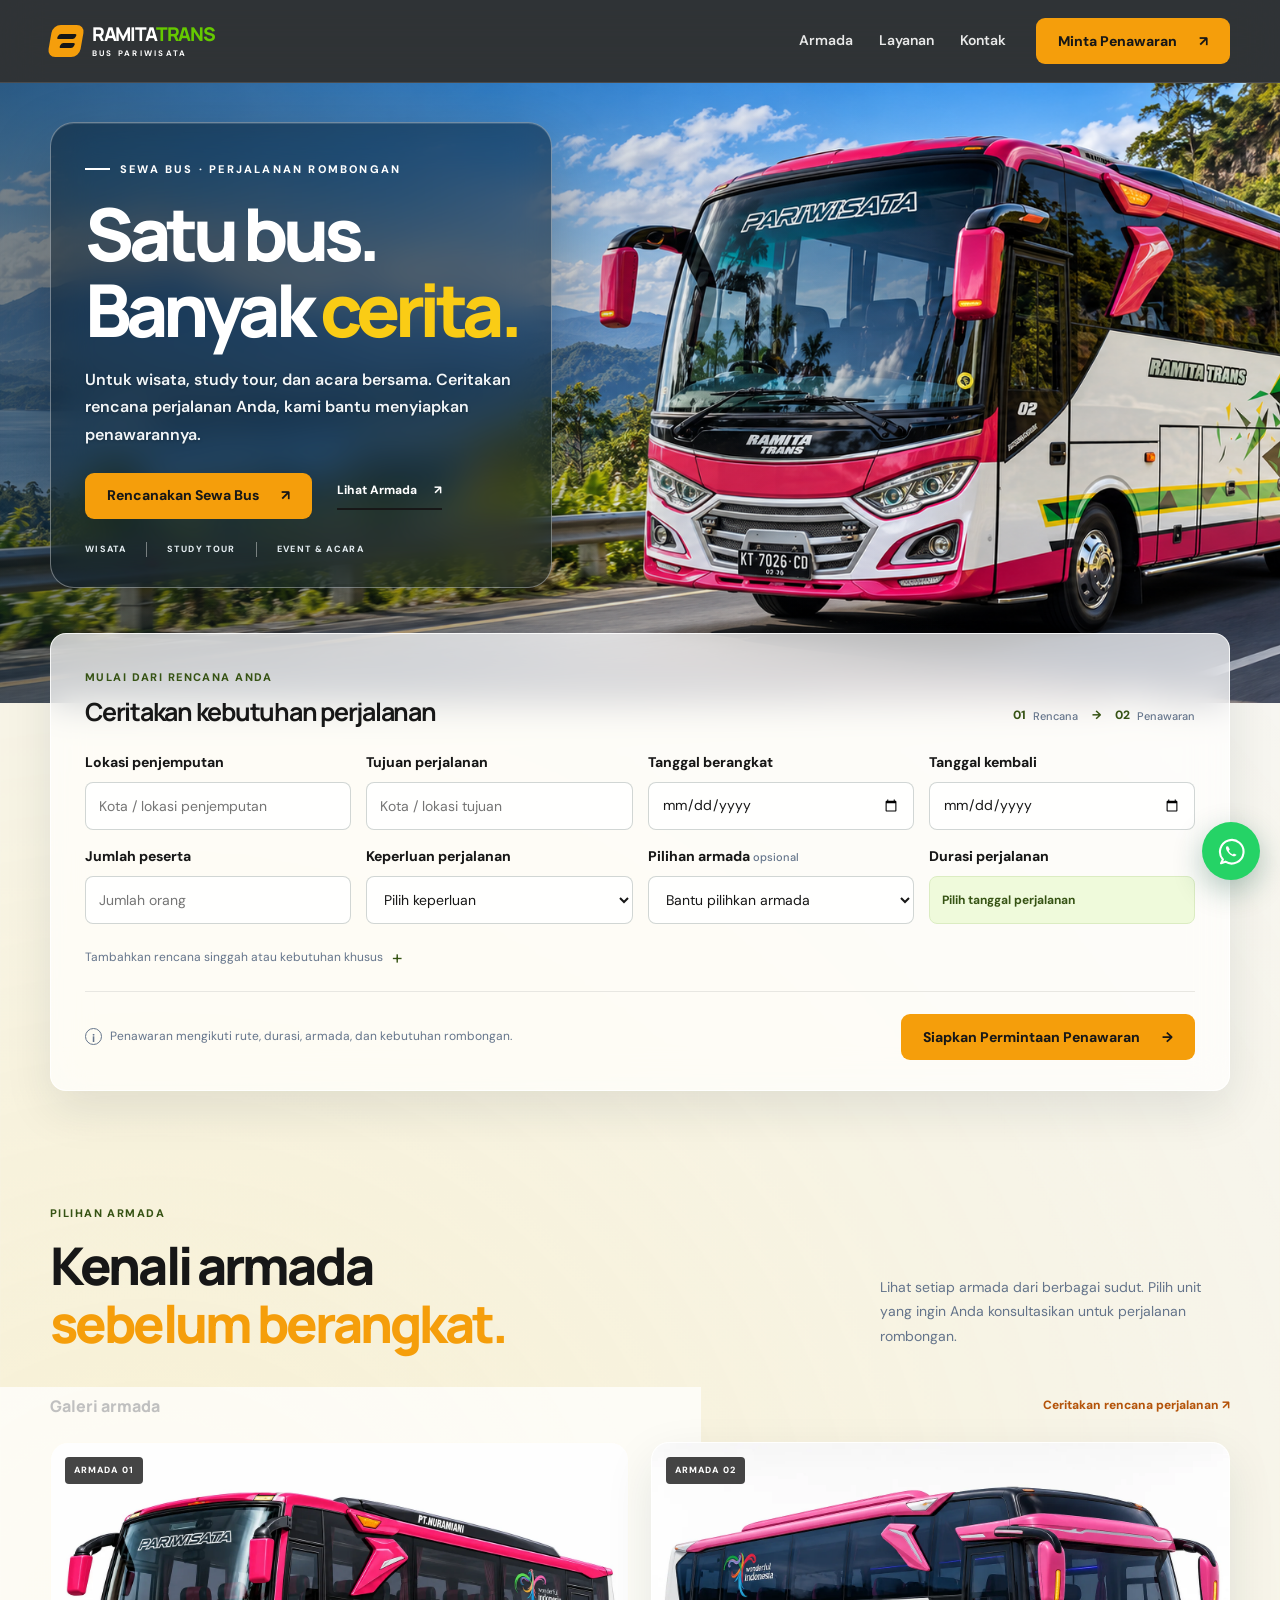
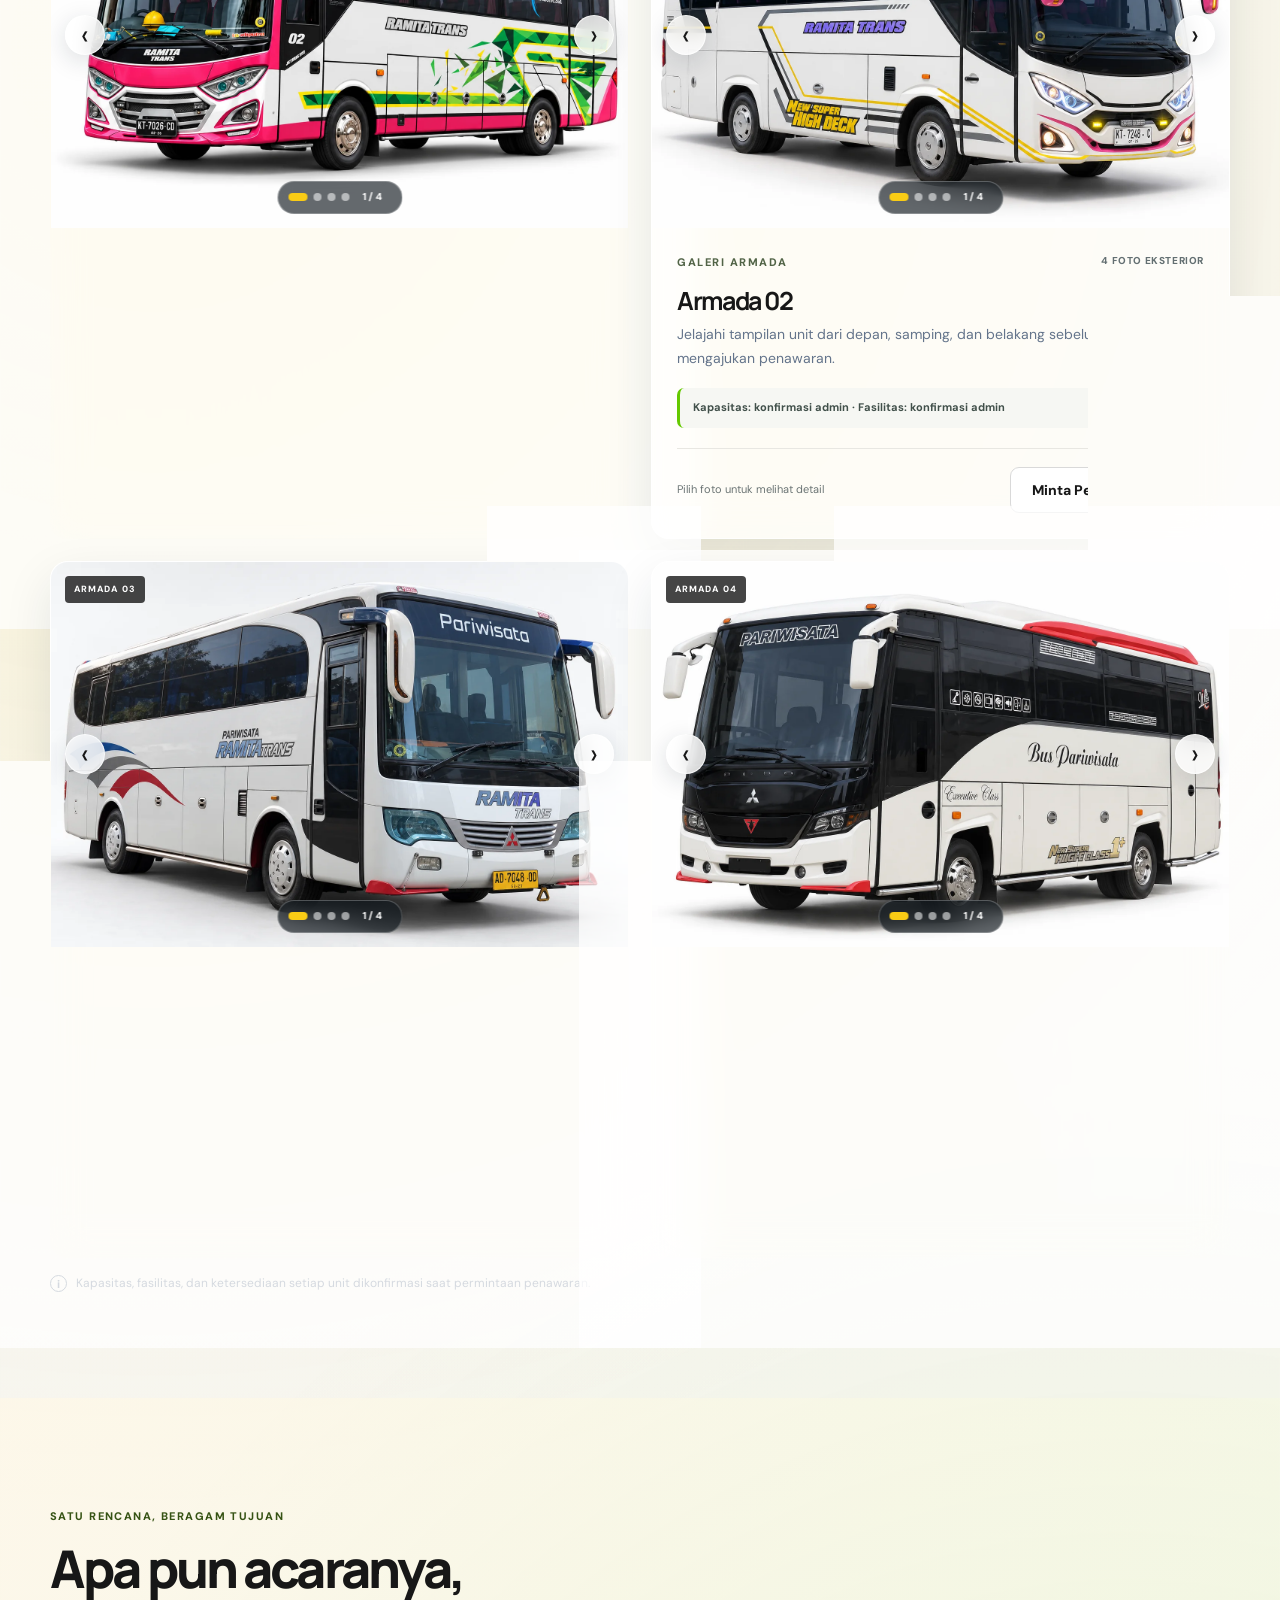
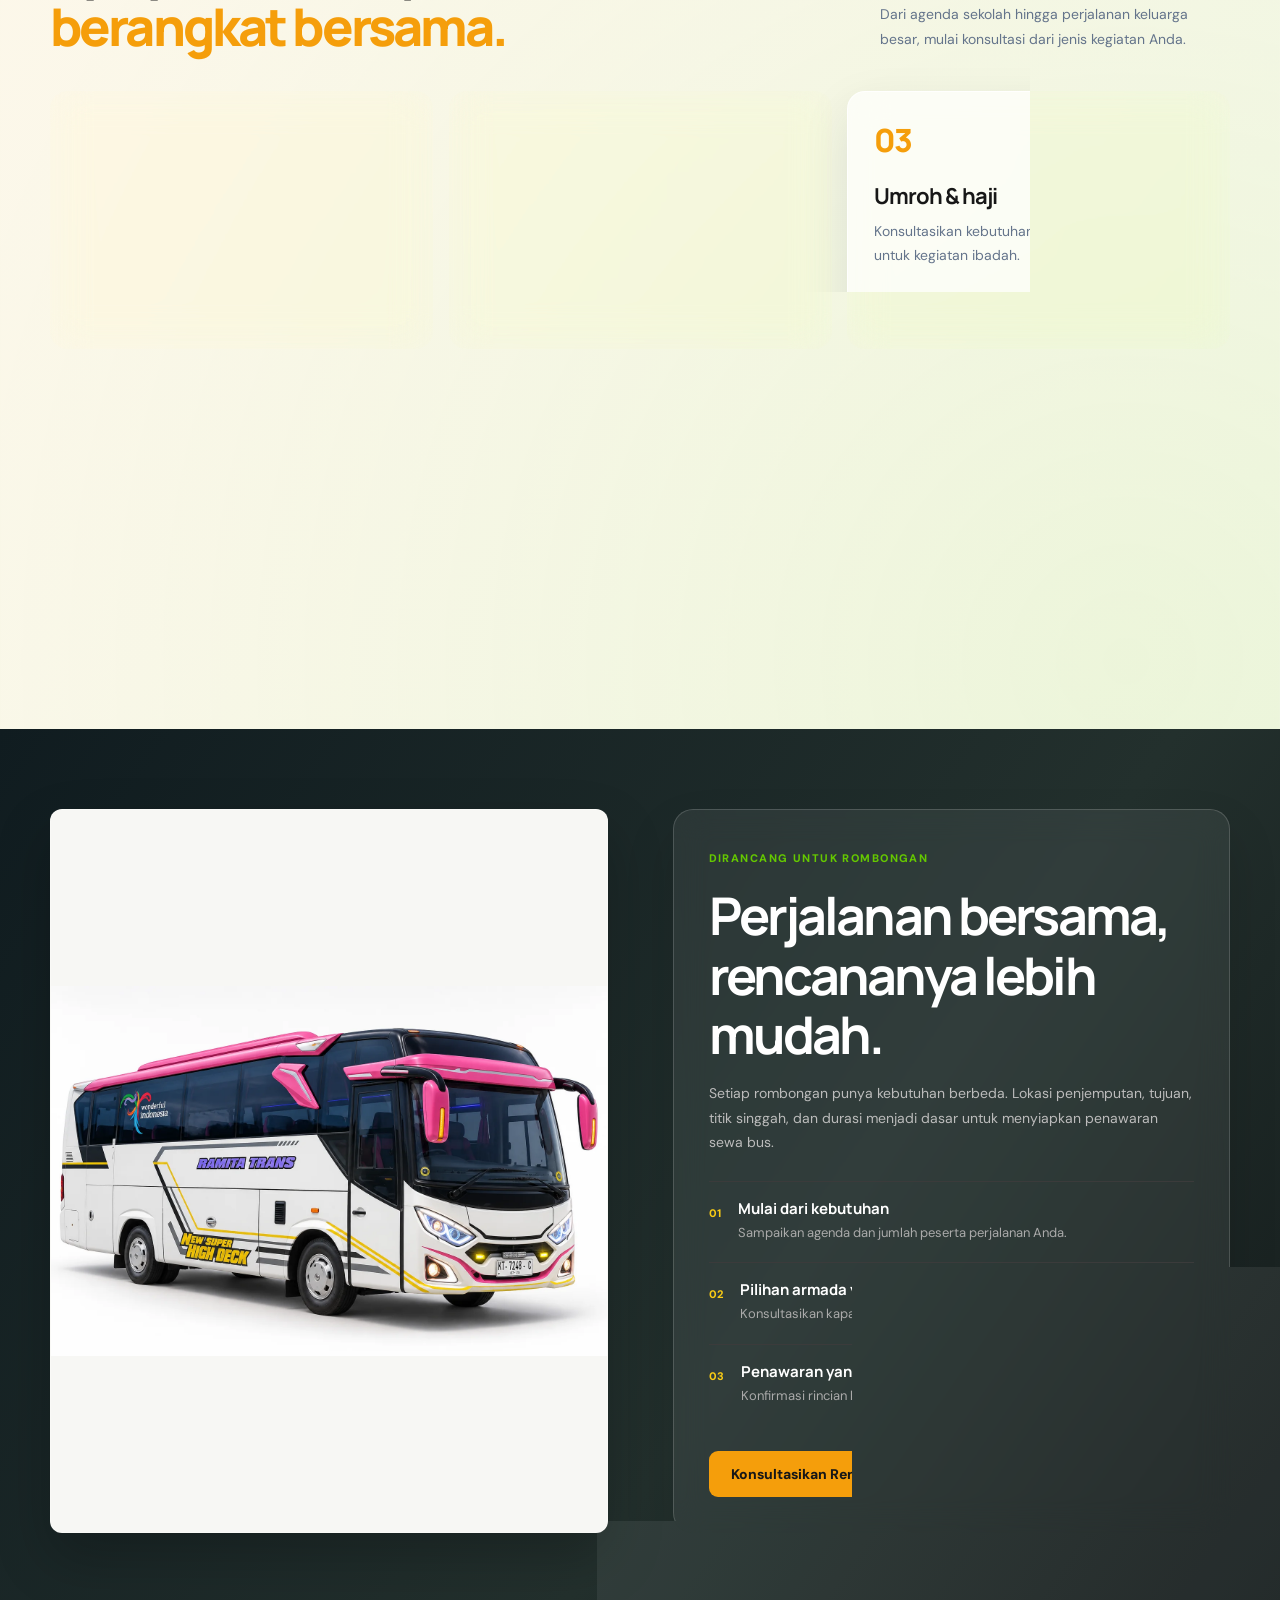
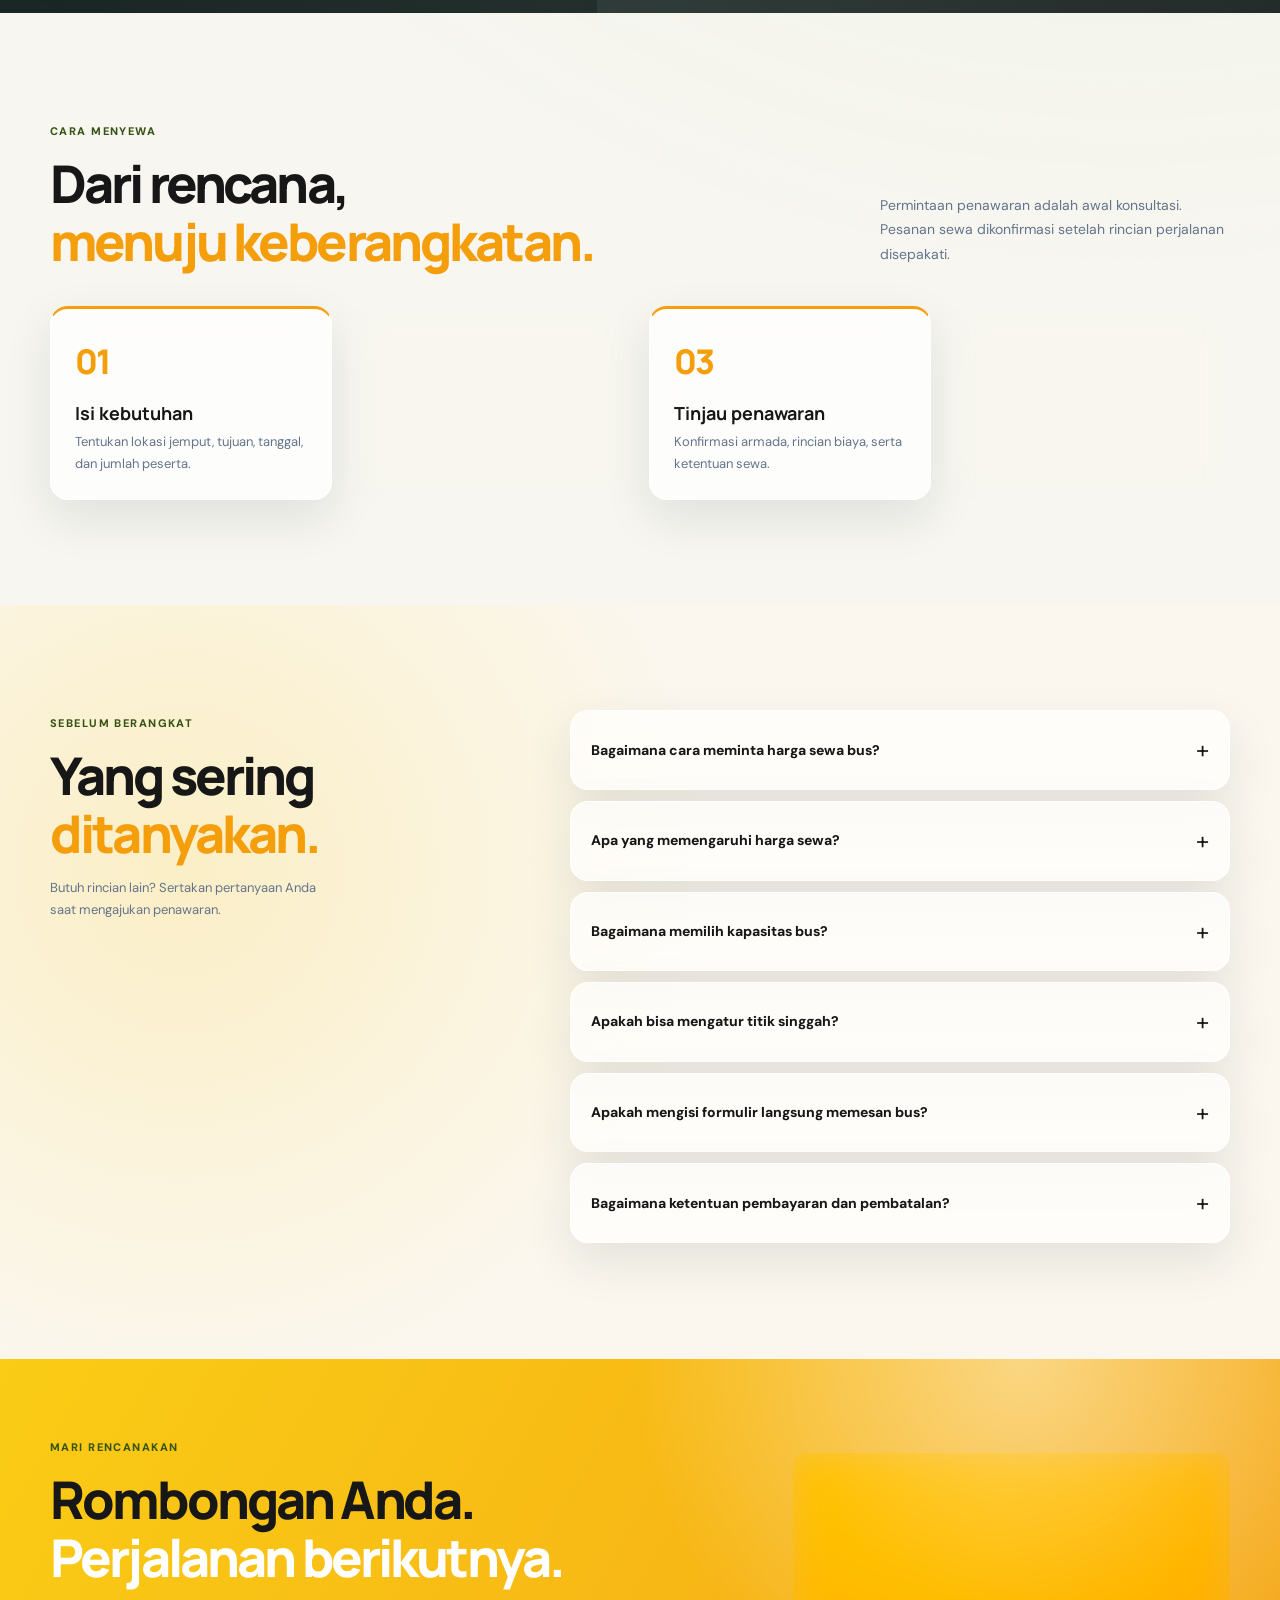
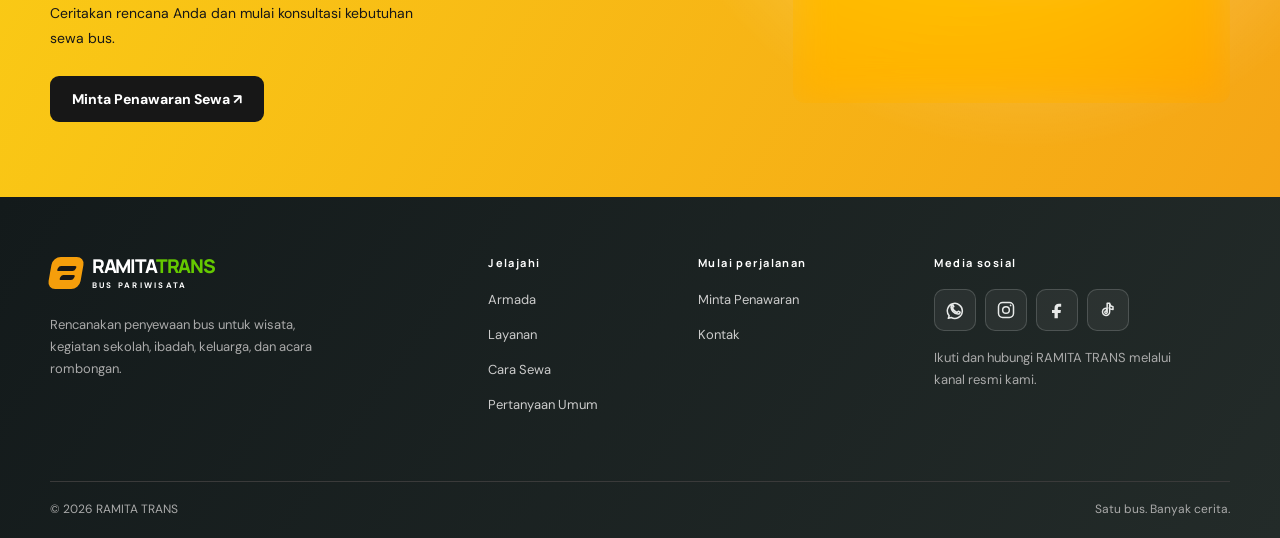
<file: index.html>
<!doctype html>
<html lang="id">
<head>
  <meta charset="utf-8"><meta name="viewport" content="width=device-width, initial-scale=1"><meta name="theme-color" content="#171717">
  <meta name="description" content="Sewa bus RAMITA TRANS untuk wisata, study tour, kegiatan ibadah, keluarga, dan acara rombongan. Lihat armada dan ajukan penawaran perjalanan.">
  <title>RAMITA TRANS — Sewa bus untuk setiap rencana</title>
  <link rel="icon" href="assets/favicon.svg" type="image/svg+xml">
  <link rel="stylesheet" href="style.css"><link rel="stylesheet" href="rental.css"><link rel="stylesheet" href="polish.css">
  <script src="data.js" defer></script><script src="script.js" defer></script>
</head>
<body>
  <header class="site-header" id="beranda"><div class="container header-inner">
    <a class="brand" href="#beranda" aria-label="RAMITA TRANS, ke beranda"><span class="brand-mark" aria-hidden="true"><span></span><span></span></span><span>RAMITA<span class="brand-accent">TRANS</span><small>BUS PARIWISATA</small></span></a>
    <button class="menu-toggle" type="button" aria-label="Buka menu" aria-expanded="false" aria-controls="main-nav"><span></span><span></span><span></span></button>
    <nav class="main-nav" id="main-nav" aria-label="Navigasi utama"><a href="#armada">Armada</a><a href="#layanan">Layanan</a><a href="#kontak">Kontak</a></nav>
    <a class="button button-primary header-cta" href="#penawaran">Minta Penawaran <span aria-hidden="true">↗</span></a>
  </div></header>
  <main>
    <section class="hero rental-hero" aria-labelledby="hero-title"><div class="hero-photo" role="img" aria-label="Bus RAMITA TRANS melintasi jalan pegunungan dengan pemandangan danau"></div><div class="container hero-inner"><div class="hero-copy glass-panel"><span class="eyebrow"><span class="eyebrow-line"></span> SEWA BUS · PERJALANAN ROMBONGAN</span><h1 id="hero-title">Satu bus.<br>Banyak <em>cerita.</em></h1><p id="hero-description">Untuk wisata, study tour, dan acara bersama. Ceritakan rencana perjalanan Anda, kami bantu menyiapkan penawarannya.</p><div class="hero-actions"><a class="button button-primary" href="#penawaran">Rencanakan Sewa Bus <span aria-hidden="true">↗</span></a><a class="hero-link" href="#armada">Lihat Armada <span aria-hidden="true">↗</span></a></div><div class="hero-context"><span>WISATA</span><span>STUDY TOUR</span><span>EVENT & ACARA</span></div></div></div></section>
    <section class="search-overlap" id="penawaran" aria-labelledby="quote-title"><div class="container"><div class="search-panel rental-panel"><div class="search-heading"><div><span class="section-kicker">MULAI DARI RENCANA ANDA</span><h2 id="quote-title">Ceritakan kebutuhan perjalanan</h2></div><span class="quote-step">01 <span>Rencana</span> <i>→</i> 02 <span>Penawaran</span></span></div>
      <form id="quote-form" novalidate><div class="search-grid quote-grid">
        <label class="field"><span>Lokasi penjemputan</span><input name="pickup" required maxlength="180" placeholder="Kota / lokasi penjemputan" autocomplete="off"></label>
        <label class="field"><span>Tujuan perjalanan</span><input name="destination" required maxlength="180" placeholder="Kota / lokasi tujuan" autocomplete="off"></label>
        <label class="field"><span>Tanggal berangkat</span><input name="departureDate" type="date" required></label>
        <label class="field"><span>Tanggal kembali</span><input name="returnDate" type="date" required></label>
        <label class="field"><span>Jumlah peserta</span><input name="participants" type="number" min="1" max="1000" step="1" required placeholder="Jumlah orang" inputmode="numeric"></label>
        <label class="field"><span>Keperluan perjalanan</span><select name="serviceId" required><option value="">Pilih keperluan</option></select></label>
        <label class="field"><span>Pilihan armada <small>opsional</small></span><select name="fleetId"><option value="">Bantu pilihkan armada</option></select></label>
        <label class="field"><span>Durasi perjalanan</span><output id="quote-duration">Pilih tanggal perjalanan</output></label>
      </div><details class="quote-notes"><summary>Tambahkan rencana singgah atau kebutuhan khusus <span aria-hidden="true">+</span></summary><label class="field"><span class="sr-only">Catatan perjalanan</span><textarea name="notes" maxlength="1000" rows="3" placeholder="Contoh: lokasi singgah, jam jemput, atau kebutuhan rombongan"></textarea></label></details><div class="search-footer"><p><span class="info-icon" aria-hidden="true">i</span> Penawaran mengikuti rute, durasi, armada, dan kebutuhan rombongan.</p><button class="button button-primary" type="submit">Siapkan Permintaan Penawaran <span aria-hidden="true">→</span></button></div><p class="form-error" id="quote-error" role="alert" hidden></p></form>
    </div></div></section>
    <section class="section rental-fleet-section" id="armada" aria-labelledby="fleet-title"><div class="container"><div class="section-head"><div><span class="section-kicker">PILIHAN ARMADA</span><h2 id="fleet-title">Kenali armada<br><em>sebelum berangkat.</em></h2></div><p>Lihat setiap armada dari berbagai sudut. Pilih unit yang ingin Anda konsultasikan untuk perjalanan rombongan.</p></div><div class="route-toolbar"><span class="toolbar-caption">Galeri armada</span><a class="text-button" href="#penawaran">Ceritakan rencana perjalanan ↗</a></div><div class="rental-fleet-grid" id="fleet-list"></div><p class="fleet-disclaimer"><span class="info-icon" aria-hidden="true">i</span> Kapasitas, fasilitas, dan ketersediaan setiap unit dikonfirmasi saat permintaan penawaran.</p></div></section>
    <section class="section rental-services-section" id="layanan" aria-labelledby="services-title"><div class="container"><div class="section-head"><div><span class="section-kicker">SATU RENCANA, BERAGAM TUJUAN</span><h2 id="services-title">Apa pun acaranya,<br><em>berangkat bersama.</em></h2></div><p>Dari agenda sekolah hingga perjalanan keluarga besar, mulai konsultasi dari jenis kegiatan Anda.</p></div><div class="rental-service-grid" id="service-list"></div></div></section>
    <section class="rental-story"><div class="container rental-story-layout"><div class="story-image"><img src="assets/fleet/bus-02/hero.webp" alt="Armada RAMITA TRANS tampak dari sisi depan" loading="lazy"></div><div class="story-copy"><span class="section-kicker">DIRANCANG UNTUK ROMBONGAN</span><h2>Perjalanan bersama,<br>rencananya lebih mudah.</h2><p>Setiap rombongan punya kebutuhan berbeda. Lokasi penjemputan, tujuan, titik singgah, dan durasi menjadi dasar untuk menyiapkan penawaran sewa bus.</p><ul class="rental-value-list"><li><span>01</span><div><h3>Mulai dari kebutuhan</h3><p>Sampaikan agenda dan jumlah peserta perjalanan Anda.</p></div></li><li><span>02</span><div><h3>Pilihan armada yang sesuai</h3><p>Konsultasikan kapasitas, fasilitas, dan kebutuhan unit.</p></div></li><li><span>03</span><div><h3>Penawaran yang bisa ditinjau</h3><p>Konfirmasi rincian layanan dan biaya sebelum menyetujui sewa.</p></div></li></ul><a class="button button-primary" href="#penawaran">Konsultasikan Rencana Anda ↗</a></div></div></section>
    <section class="section steps-section" id="cara-sewa" aria-labelledby="steps-title"><div class="container"><div class="section-head"><div><span class="section-kicker">CARA MENYEWA</span><h2 id="steps-title">Dari rencana,<br><em>menuju keberangkatan.</em></h2></div><p>Permintaan penawaran adalah awal konsultasi. Pesanan sewa dikonfirmasi setelah rincian perjalanan disepakati.</p></div><div class="steps-grid"><div><span>01</span><h3>Isi kebutuhan</h3><p>Tentukan lokasi jemput, tujuan, tanggal, dan jumlah peserta.</p></div><div><span>02</span><h3>Kirim permintaan</h3><p>Tinjau ringkasan, lalu lanjutkan konsultasi melalui WhatsApp.</p></div><div><span>03</span><h3>Tinjau penawaran</h3><p>Konfirmasi armada, rincian biaya, serta ketentuan sewa.</p></div><div><span>04</span><h3>Konfirmasi sewa</h3><p>Sepakati kebutuhan perjalanan dan konfirmasi kepada admin.</p></div></div></div></section>
    <section class="section faq-section" id="faq" aria-labelledby="faq-title"><div class="container faq-layout"><div><span class="section-kicker">SEBELUM BERANGKAT</span><h2 id="faq-title">Yang sering<br><em>ditanyakan.</em></h2><p>Butuh rincian lain? Sertakan pertanyaan Anda saat mengajukan penawaran.</p></div><div class="faq-list"><details><summary>Bagaimana cara meminta harga sewa bus?</summary><p>Isi lokasi jemput, tujuan, tanggal, jumlah peserta, dan jenis kegiatan. Setelah meninjau ringkasan, kirim permintaan melalui WhatsApp untuk mendapatkan penawaran.</p></details><details><summary>Apa yang memengaruhi harga sewa?</summary><p>Rute, durasi, jenis armada, jumlah unit, dan kebutuhan perjalanan menjadi dasar penawaran. Rincian layanan serta biaya yang termasuk atau belum termasuk harus dikonfirmasi kepada admin.</p></details><details><summary>Bagaimana memilih kapasitas bus?</summary><p>Isi jumlah peserta dan pilih preferensi armada jika sudah ada. Untuk rombongan yang melebihi kapasitas satu bus, konsultasikan kebutuhan beberapa unit kepada admin.</p></details><details><summary>Apakah bisa mengatur titik singgah?</summary><p>Cantumkan rencana titik singgah atau itinerary pada catatan perjalanan agar dapat dipertimbangkan dalam penawaran.</p></details><details><summary>Apakah mengisi formulir langsung memesan bus?</summary><p>Formulir menyiapkan permintaan penawaran. Ketersediaan bus dan pemesanan sewa tetap memerlukan konfirmasi admin.</p></details><details><summary>Bagaimana ketentuan pembayaran dan pembatalan?</summary><p>Minta rincian pembayaran, perubahan tanggal, dan pembatalan saat konsultasi. Ketentuan resmi perlu disepakati sebelum mengonfirmasi sewa.</p></details></div></div></section>
    <section class="contact-section" id="kontak" aria-labelledby="contact-title"><div class="container contact-layout"><div><span class="section-kicker">MARI RENCANAKAN</span><h2 id="contact-title">Rombongan Anda.<br><em>Perjalanan berikutnya.</em></h2><p>Ceritakan rencana Anda dan mulai konsultasi kebutuhan sewa bus.</p><a class="button" href="#penawaran">Minta Penawaran Sewa ↗</a></div><div class="contact-card"><span>LAYANAN PELANGGAN</span><h3>Siap membantu perjalanan Anda</h3><p>Hubungi tim RAMITA TRANS untuk konsultasi armada dan penawaran sewa bus.</p><div class="contact-info" id="contact-info" hidden><div class="contact-info-row" id="contact-address-row" hidden><span class="contact-info-icon" aria-hidden="true">⌖</span><div><strong>Alamat kantor</strong><p id="contact-address"></p><a class="contact-map-link" id="contact-map" hidden target="_blank" rel="noopener noreferrer">Buka Google Maps ↗</a></div></div><div class="contact-info-row" id="contact-hours-row" hidden><span class="contact-info-icon" aria-hidden="true">◷</span><div><strong>Jam layanan</strong><p id="contact-hours"></p></div></div></div><div class="contact-placeholder" id="rental-contact"><a href="https://wa.me/6285280028725" target="_blank" rel="noopener noreferrer">Hubungi via WhatsApp ↗</a></div></div></div></section>
  </main>
  <footer class="site-footer"><div class="container footer-grid"><div><a class="brand" href="#beranda"><span class="brand-mark" aria-hidden="true"><span></span><span></span></span><span>RAMITA<span class="brand-accent">TRANS</span><small>BUS PARIWISATA</small></span></a><p>Rencanakan penyewaan bus untuk wisata, kegiatan sekolah, ibadah, keluarga, dan acara rombongan.</p></div><div><h3>Jelajahi</h3><a href="#armada">Armada</a><a href="#layanan">Layanan</a><a href="#cara-sewa">Cara Sewa</a><a href="#faq">Pertanyaan Umum</a></div><div><h3>Mulai perjalanan</h3><a href="#penawaran">Minta Penawaran</a><a href="#kontak">Kontak</a></div><div class="footer-social" aria-label="Media sosial RAMITA TRANS"><h3>Media sosial</h3><div class="footer-social-links"><a href="https://wa.me/6285280028725" target="_blank" rel="noopener noreferrer" aria-label="WhatsApp RAMITA TRANS" title="WhatsApp"><svg viewBox="0 0 24 24" aria-hidden="true"><path d="m5 19-1 3 3.5-1A9 9 0 1 0 5 19Z"/><path d="M9 8.5c.4 3.1 2.2 5 5.5 6.4l1.5-1.5 2.2 1.1c-.2 1.5-1.2 2.3-2.8 2.3-4.4-.5-7.7-3.8-8.2-8.2 0-1.5.8-2.5 2.3-2.8l1.1 2.2L9 8.5Z"/></svg></a><a href="#" aria-label="Instagram RAMITA TRANS" title="Instagram"><svg viewBox="0 0 24 24" aria-hidden="true"><rect x="3" y="3" width="18" height="18" rx="5"/><circle cx="12" cy="12" r="4"/><circle cx="17.5" cy="6.5" r="1" class="fill"/></svg></a><a href="#" aria-label="Facebook RAMITA TRANS" title="Facebook"><svg viewBox="0 0 24 24" aria-hidden="true"><path d="M14.5 8H17V4.5h-2.7C10.8 4.5 9 6.6 9 9.8V12H6v3.5h3V22h4v-6.5h3.2l.5-3.5H13V9.9c0-1.2.4-1.9 1.5-1.9Z" class="fill"/></svg></a><a href="#" aria-label="TikTok RAMITA TRANS" title="TikTok"><svg viewBox="0 0 24 24" aria-hidden="true"><path d="M14 4v10.2a4.3 4.3 0 1 1-3.5-4.2v3.6a1.4 1.4 0 1 0 .5 1V4h3Zm0 0c.4 2.3 1.7 3.7 4 4.1v3.4c-2-.1-3.5-.8-4.7-2"/></svg></a></div><p>Ikuti dan hubungi RAMITA TRANS melalui kanal resmi kami.</p></div></div><div class="container footer-bottom"><span>© 2026 RAMITA TRANS</span><span>Satu bus. Banyak cerita.</span></div></footer>
  <dialog id="quote-dialog" class="modal quote-modal"><button class="modal-close" type="button" aria-label="Tutup ringkasan">×</button><div id="quote-summary"></div></dialog>
  <dialog id="fleet-dialog" class="modal fleet-modal" aria-label="Galeri armada"><button class="modal-close fleet-modal-close" type="button" aria-label="Tutup galeri">×</button><div id="fleet-detail"></div></dialog>
</body>
</html>
</file>
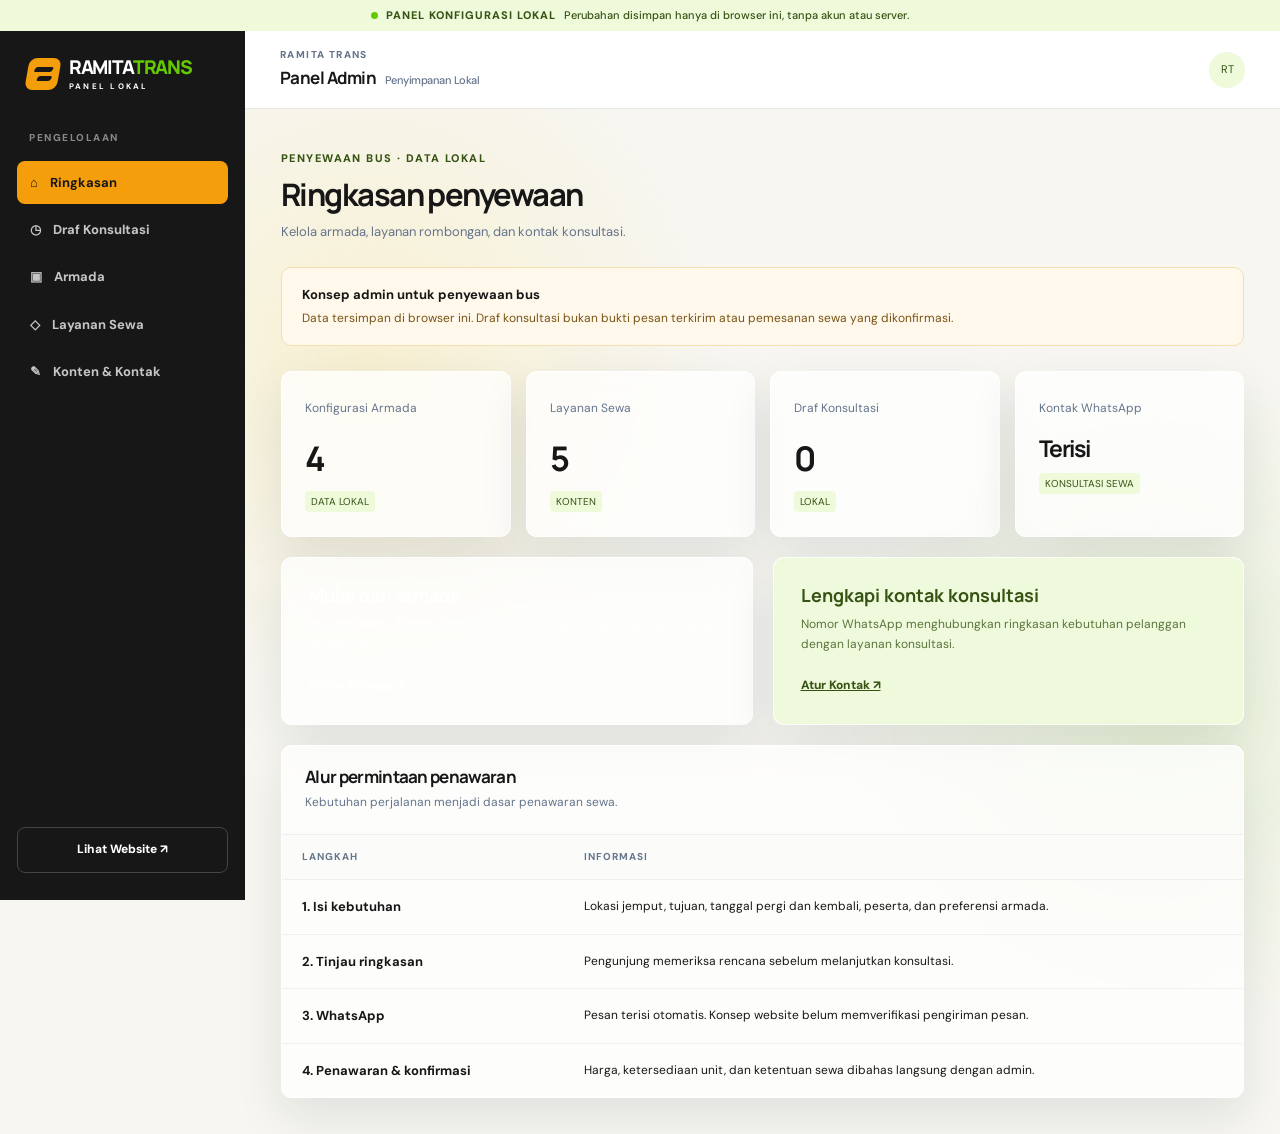
<file: admin.html>
<!doctype html>
<html lang="id">
<head>
  <meta charset="utf-8">
  <meta name="viewport" content="width=device-width, initial-scale=1">
  <meta name="theme-color" content="#171717">
  <title>Panel Admin Lokal — RAMITA TRANS</title>
  <link rel="icon" href="assets/favicon.svg" type="image/svg+xml">
  <link rel="stylesheet" href="style.css">
  <link rel="stylesheet" href="admin.css">
  <link rel="stylesheet" href="polish.css">
  <script src="data.js" defer></script>
  <script src="admin.js" defer></script>
</head>
<body class="admin-body">
  <div class="demo-ribbon"><span class="demo-dot"></span> PANEL KONFIGURASI LOKAL <span class="ribbon-extra">Perubahan disimpan hanya di browser ini, tanpa akun atau server.</span></div>
  <div class="admin-shell">
    <aside class="admin-sidebar" id="admin-sidebar">
      <a class="brand" href="index.html"><span class="brand-mark" aria-hidden="true"><span></span><span></span></span><span>RAMITA<span class="brand-accent">TRANS</span><small>PANEL LOKAL</small></span></a>
      <div class="sidebar-label">PENGELOLAAN</div>
      <nav aria-label="Navigasi panel admin" id="admin-nav">
        <button type="button" data-view="overview" class="active">⌂ <span>Ringkasan</span></button>
        <button type="button" data-view="requests">◷ <span>Draf Konsultasi</span></button>
        <button type="button" data-view="fleet">▣ <span>Armada</span></button>
        <button type="button" data-view="services">◇ <span>Layanan Sewa</span></button>
        <button type="button" data-view="content">✎ <span>Konten & Kontak</span></button>
      </nav>
      <a class="sidebar-site" href="index.html" target="_blank" rel="noopener">Lihat Website ↗</a>
    </aside>
    <div class="admin-main">
      <header class="admin-topbar"><button class="admin-menu" type="button" aria-label="Buka menu admin" aria-expanded="false">☰</button><div><span>RAMITA TRANS</span><strong>Panel Admin <small>Penyimpanan Lokal</small></strong></div><span class="admin-avatar">RT</span></header>
      <main class="admin-content"><div id="admin-view" aria-live="polite"></div></main>
    </div>
  </div>
  <dialog id="admin-dialog" class="modal admin-modal"><button class="modal-close" type="button" aria-label="Tutup dialog">×</button><div id="admin-dialog-content"></div></dialog>
  <div id="admin-toast" role="status" aria-live="polite" hidden></div>
</body>
</html>
</file>
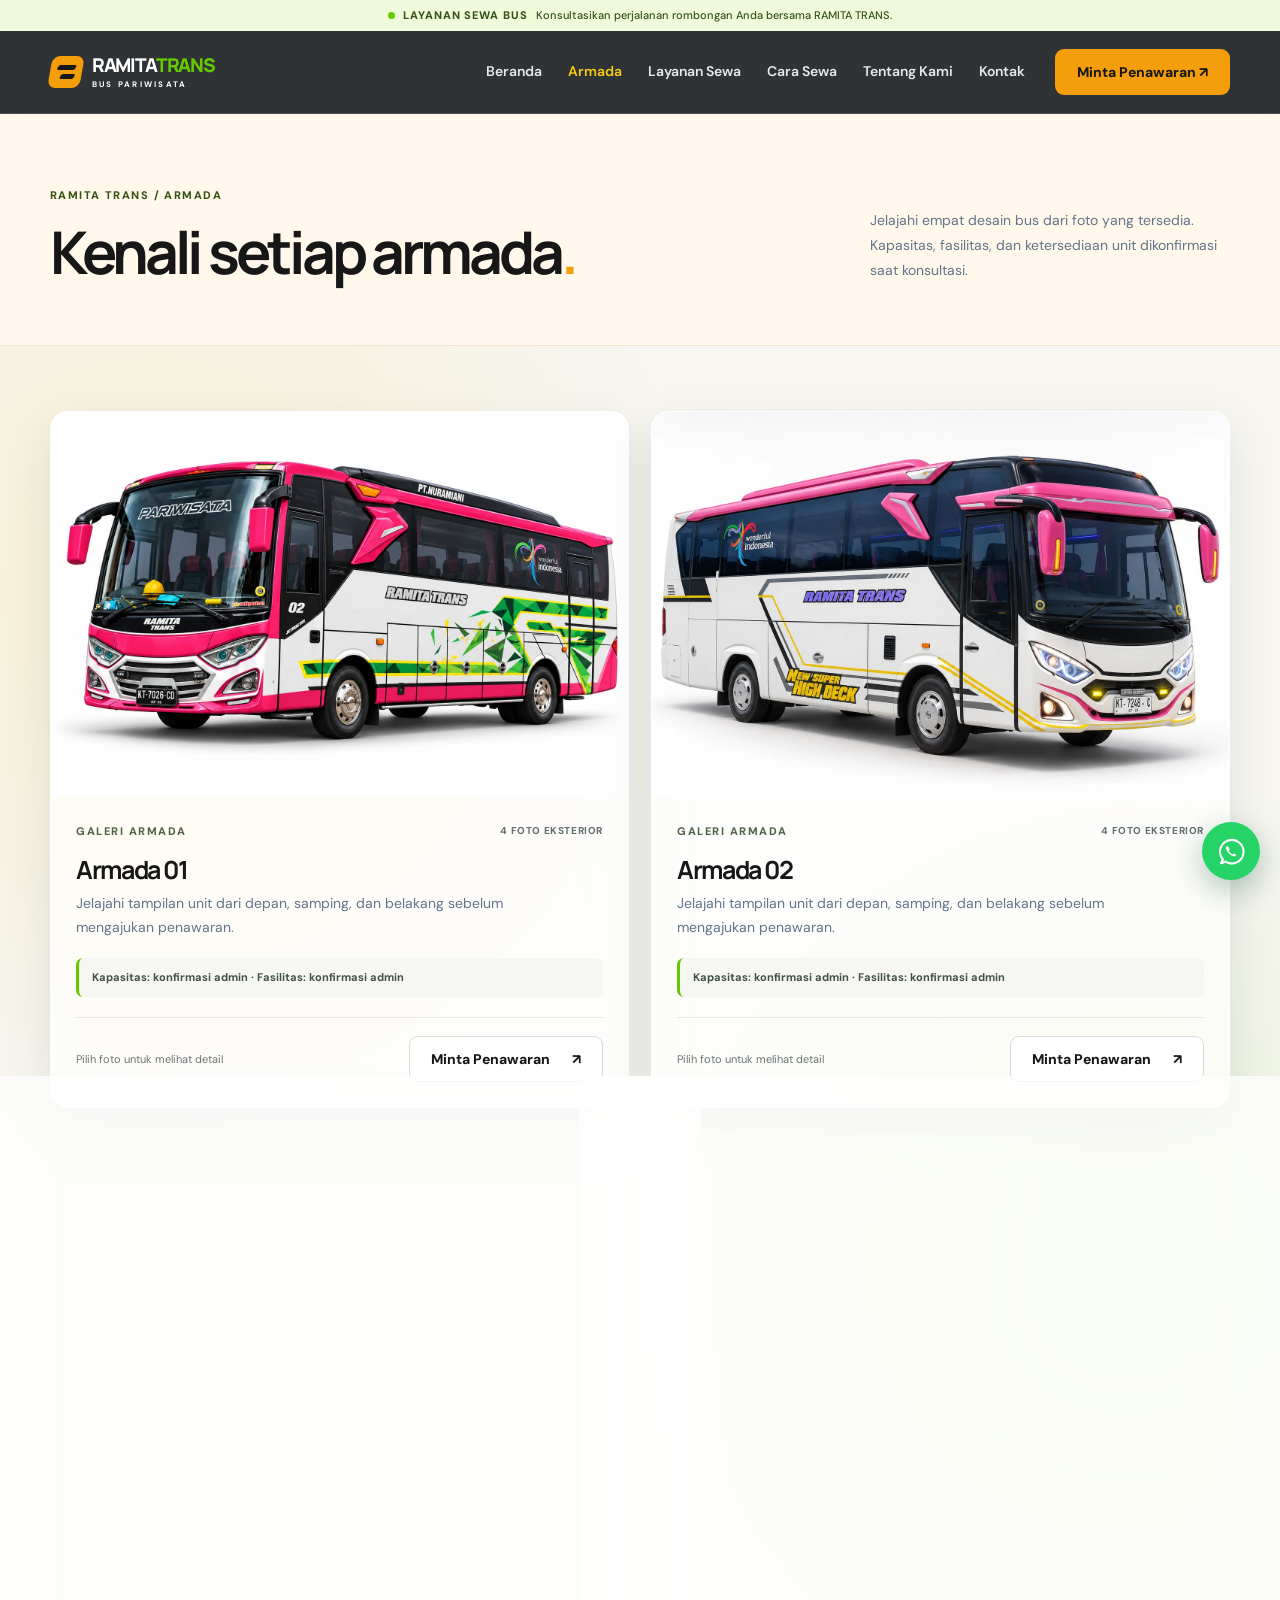
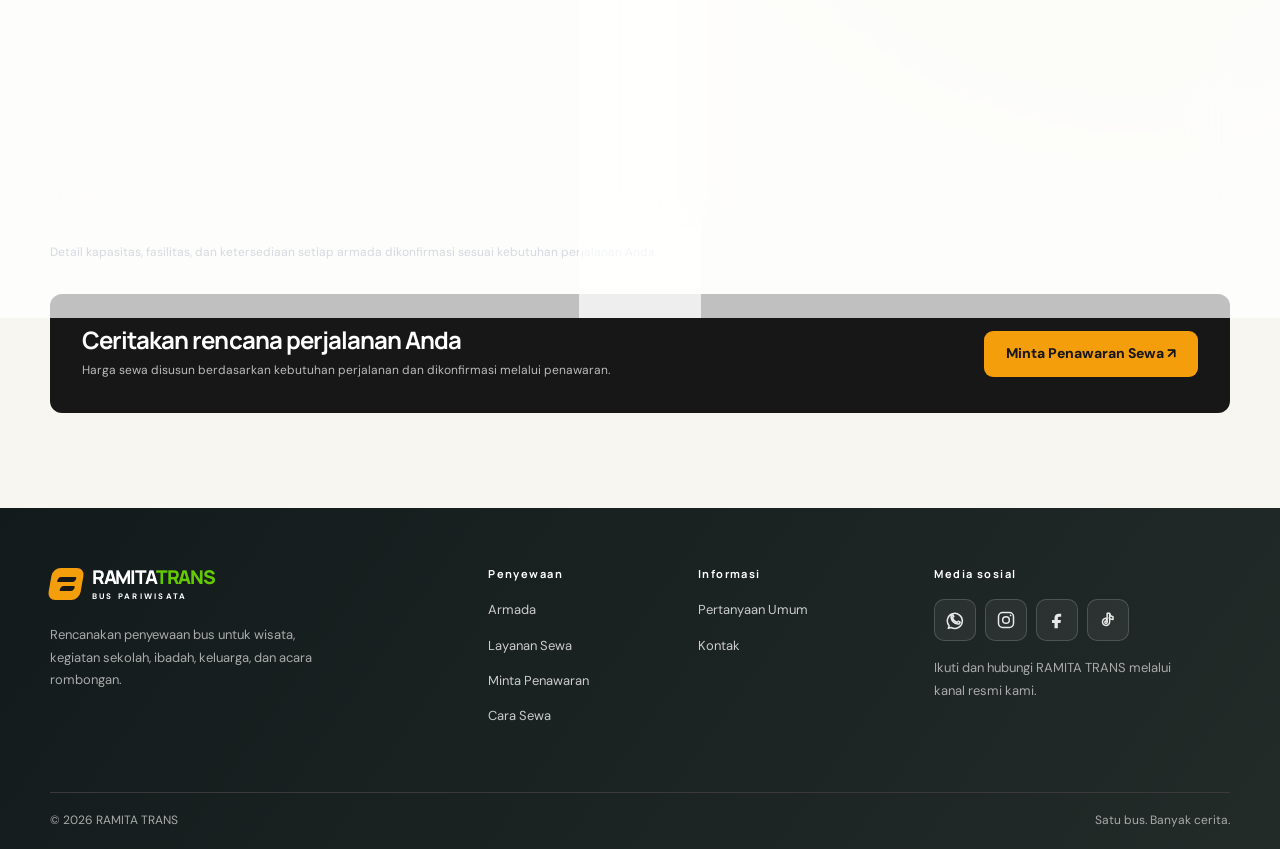
<file: halaman.html>
<!doctype html>
<html lang="id">
<head><meta charset="utf-8"><meta name="viewport" content="width=device-width, initial-scale=1"><meta name="theme-color" content="#171717"><title>Penyewaan Bus — RAMITA TRANS</title><link rel="icon" href="assets/favicon.svg" type="image/svg+xml"><link rel="stylesheet" href="style.css"><link rel="stylesheet" href="halaman.css"><link rel="stylesheet" href="rental.css"><link rel="stylesheet" href="polish.css"><script src="data.js" defer></script><script src="halaman.js" defer></script></head>
<body>
  <div class="demo-ribbon"><span class="demo-dot"></span> LAYANAN SEWA BUS <span class="ribbon-extra">Konsultasikan perjalanan rombongan Anda bersama RAMITA TRANS.</span></div>
  <header class="site-header"><div class="container header-inner"><a class="brand" href="index.html" aria-label="RAMITA TRANS, ke beranda"><span class="brand-mark" aria-hidden="true"><span></span><span></span></span><span>RAMITA<span class="brand-accent">TRANS</span><small>BUS PARIWISATA</small></span></a><button class="menu-toggle" type="button" aria-label="Buka menu" aria-expanded="false" aria-controls="main-nav"><span></span><span></span><span></span></button><nav class="main-nav" id="main-nav" aria-label="Navigasi utama"><a href="index.html">Beranda</a><a href="halaman.html?page=armada">Armada</a><a href="halaman.html?page=layanan">Layanan Sewa</a><a href="index.html#cara-sewa">Cara Sewa</a><a href="halaman.html?page=tentang">Tentang Kami</a><a href="halaman.html?page=kontak">Kontak</a></nav><a class="button button-primary header-cta" href="index.html#penawaran">Minta Penawaran ↗</a></div></header>
  <main id="page-content"></main>
  <footer class="site-footer"><div class="container footer-grid"><div><a class="brand" href="index.html"><span class="brand-mark" aria-hidden="true"><span></span><span></span></span><span>RAMITA<span class="brand-accent">TRANS</span><small>BUS PARIWISATA</small></span></a><p>Rencanakan penyewaan bus untuk wisata, kegiatan sekolah, ibadah, keluarga, dan acara rombongan.</p></div><div><h3>Penyewaan</h3><a href="index.html#armada">Armada</a><a href="index.html#layanan">Layanan Sewa</a><a href="index.html#penawaran">Minta Penawaran</a><a href="index.html#cara-sewa">Cara Sewa</a></div><div><h3>Informasi</h3><a href="index.html#faq">Pertanyaan Umum</a><a href="index.html#kontak">Kontak</a></div><div class="footer-social" aria-label="Media sosial RAMITA TRANS"><h3>Media sosial</h3><div class="footer-social-links"><a href="https://wa.me/6285280028725" target="_blank" rel="noopener noreferrer" aria-label="WhatsApp RAMITA TRANS" title="WhatsApp"><svg viewBox="0 0 24 24" aria-hidden="true"><path d="m5 19-1 3 3.5-1A9 9 0 1 0 5 19Z"/><path d="M9 8.5c.4 3.1 2.2 5 5.5 6.4l1.5-1.5 2.2 1.1c-.2 1.5-1.2 2.3-2.8 2.3-4.4-.5-7.7-3.8-8.2-8.2 0-1.5.8-2.5 2.3-2.8l1.1 2.2L9 8.5Z"/></svg></a><a href="#" aria-label="Instagram RAMITA TRANS" title="Instagram"><svg viewBox="0 0 24 24" aria-hidden="true"><rect x="3" y="3" width="18" height="18" rx="5"/><circle cx="12" cy="12" r="4"/><circle cx="17.5" cy="6.5" r="1" class="fill"/></svg></a><a href="#" aria-label="Facebook RAMITA TRANS" title="Facebook"><svg viewBox="0 0 24 24" aria-hidden="true"><path d="M14.5 8H17V4.5h-2.7C10.8 4.5 9 6.6 9 9.8V12H6v3.5h3V22h4v-6.5h3.2l.5-3.5H13V9.9c0-1.2.4-1.9 1.5-1.9Z" class="fill"/></svg></a><a href="#" aria-label="TikTok RAMITA TRANS" title="TikTok"><svg viewBox="0 0 24 24" aria-hidden="true"><path d="M14 4v10.2a4.3 4.3 0 1 1-3.5-4.2v3.6a1.4 1.4 0 1 0 .5 1V4h3Zm0 0c.4 2.3 1.7 3.7 4 4.1v3.4c-2-.1-3.5-.8-4.7-2"/></svg></a></div><p>Ikuti dan hubungi RAMITA TRANS melalui kanal resmi kami.</p></div></div><div class="container footer-bottom"><span>© 2026 RAMITA TRANS</span><span>Satu bus. Banyak cerita.</span></div></footer>
</body>
</html>
</file>
<file: style.css>
@import url('https://fonts.googleapis.com/css2?family=DM+Sans:wght@400;500;600;700&family=Manrope:wght@400;500;600;700;800&display=swap');
:root{--ink:#171717;--muted:#64748b;--cream:#fff8eb;--orange:#f59e0b;--gold:#facc15;--green:#65c900;--green-soft:#effadb;--green-ink:#365314;--price:#b45309;--line:#e8e7e2;--shadow:0 24px 65px rgba(23,23,23,.09);font-family:'DM Sans',Arial,sans-serif;color:var(--ink);background:#fff}
*{box-sizing:border-box}html{scroll-behavior:smooth}body{margin:0;min-width:320px}button,input,select{font:inherit}button,a{-webkit-tap-highlight-color:transparent}button{cursor:pointer}a{color:inherit;text-decoration:none}img{display:block;max-width:100%}[hidden]{display:none!important}:focus-visible{outline:3px solid var(--green);outline-offset:3px}.container{width:min(1180px,calc(100% - 48px));margin:auto}.sr-only{position:absolute;width:1px;height:1px;padding:0;margin:-1px;overflow:hidden;clip:rect(0,0,0,0);white-space:nowrap;border:0}.demo-ribbon{min-height:31px;background:var(--green-soft);color:var(--green-ink);font-size:11px;font-weight:800;letter-spacing:.09em;display:flex;align-items:center;justify-content:center;gap:8px;text-align:center;padding:6px 16px}.ribbon-extra{font-weight:500;letter-spacing:0}.demo-dot{width:7px;height:7px;border-radius:50%;background:var(--green)}.site-header{background:var(--ink);color:#fff;position:relative;z-index:20}.header-inner{min-height:82px;display:flex;align-items:center;gap:30px}.brand{display:inline-flex;align-items:center;gap:10px;font-family:Manrope,Arial,sans-serif;font-weight:800;font-size:19px;letter-spacing:-.07em;line-height:1}.brand>span:last-child{white-space:nowrap}.brand small{display:block;font-family:'DM Sans',Arial,sans-serif;font-size:8px;letter-spacing:.28em;margin-top:5px;font-weight:700}.brand-accent{color:var(--green)}.brand-mark{width:32px;height:32px;border-radius:8px;background:var(--orange);position:relative;display:inline-block;transform:skew(-10deg);flex:none}.brand-mark span:first-child{position:absolute;left:7px;top:9px;width:18px;height:5px;border-radius:2px;background:var(--ink);transform:skew(-18deg)}.brand-mark span:last-child{position:absolute;left:11px;top:18px;width:14px;height:5px;border-radius:2px;background:var(--ink);transform:skew(-18deg)}.main-nav{display:flex;align-items:center;gap:26px;margin-left:auto;font-size:13px;font-weight:600}.main-nav a{color:#e9e9e9;transition:color .2s}.main-nav a:hover{color:var(--gold)}.button{display:inline-flex;align-items:center;justify-content:center;gap:22px;min-height:46px;padding:12px 21px;border:1px solid transparent;border-radius:9px;font-size:13px;font-weight:800;line-height:1.2;text-align:center;transition:background .2s,transform .2s,border-color .2s}.button:hover{transform:translateY(-2px)}.button-primary{background:var(--orange);color:var(--ink)}.button-primary:hover{background:var(--gold)}.button-secondary{background:#fff;color:var(--ink);border-color:#d9d9d9}.button-secondary:hover{border-color:var(--ink)}.button-light{background:#fff;color:var(--ink)}.header-cta{white-space:nowrap}.menu-toggle{display:none;background:none;border:0;color:#fff;width:44px;height:44px;padding:11px}.menu-toggle span{display:block;height:2px;background:currentColor;margin:5px 0;width:100%}
.hero{position:relative;height:518px;overflow:hidden;background:linear-gradient(112deg,var(--gold),#f9b316 58%,#ea920b)}.hero:after{content:'';position:absolute;inset:0;background:linear-gradient(90deg,rgba(250,198,31,.98) 0%,rgba(250,190,26,.95) 34%,rgba(246,168,19,.38) 58%,transparent 78%);pointer-events:none}.hero-photo{position:absolute;inset:0 0 0 31%;background-image:url('assets/bus-hero.webp');background-position:center 58%;background-size:cover;filter:saturate(.91) contrast(1.03)}.hero-inner{height:100%;display:flex;align-items:center;position:relative;z-index:1}.hero-copy{max-width:550px;padding-bottom:67px}.eyebrow,.section-kicker{font-size:11px;font-weight:800;letter-spacing:.2em}.eyebrow{display:inline-flex;align-items:center;gap:10px}.eyebrow-line{width:25px;height:2px;background:currentColor}.hero h1,h2,h3{font-family:Manrope,Arial,sans-serif}.hero h1{font-size:clamp(58px,7vw,104px);line-height:.98;letter-spacing:-.075em;margin:23px 0 24px;font-weight:800}.hero h1 em,.section h2 em,.contact-section h2 em{font-style:normal;color:#fff}.hero p{font-size:17px;line-height:1.7;font-weight:600;max-width:435px;margin:0}.hero-link{display:inline-flex;align-items:center;gap:32px;border-bottom:2px solid var(--ink);font-size:13px;font-weight:800;margin-top:30px;padding-bottom:7px}.hero-link:hover{gap:40px}.hero-number{position:absolute;right:0;bottom:102px;font-size:12px;letter-spacing:.22em;font-weight:800;color:#fff;text-shadow:0 2px 10px #0008}
.search-overlap{position:relative;margin-top:-70px;z-index:2;padding-bottom:34px}.search-panel{background:#fff;border:1px solid #f0eee8;border-radius:16px;box-shadow:var(--shadow);padding:30px 34px}.search-heading,.search-footer,.section-head,.route-toolbar,.agent-toolbar{display:flex;justify-content:space-between;align-items:flex-end;gap:25px}.section-kicker{color:var(--green-ink)}.search-heading h2{font-size:26px;letter-spacing:-.05em;margin:8px 0 0}.search-note{color:var(--muted);font-size:12px;padding-bottom:4px}.search-grid{display:grid;grid-template-columns:repeat(4,minmax(0,1fr));gap:15px;margin-top:25px}.field{display:flex;flex-direction:column;gap:8px;min-width:0}.field>span{font-size:12px;font-weight:800}.field small{font-size:11px;color:var(--muted);font-weight:500}.field select,.field input,.agent-search input,.rental-form input{width:100%;height:48px;border:1px solid #dedfdc;border-radius:8px;background:#fff;color:var(--ink);padding:0 13px;font-size:13px;outline:none}.field select:focus,.field input:focus,.agent-search input:focus,.rental-form input:focus{border-color:var(--green);box-shadow:0 0 0 3px var(--green-soft)}.field select:disabled{background:#f7f7f7;color:#9b9b9b}.search-footer{align-items:center;margin-top:24px;padding-top:22px;border-top:1px solid var(--line)}.search-footer p{display:flex;align-items:center;gap:8px;color:var(--muted);font-size:12px;margin:0}.info-icon{display:inline-grid;place-items:center;width:17px;height:17px;border:1px solid currentColor;border-radius:50%;font-size:11px;font-weight:800;flex:none}.button-search{min-width:196px}.form-error{color:#a43f21;font-size:13px;font-weight:700;margin:14px 0 0}.results{margin-top:22px}.results-status{background:var(--cream);border:1px solid #f5e8c8;border-radius:12px;padding:17px 20px;color:#59430d;font-size:14px}.results-status strong{display:block;margin-bottom:4px}.results-head{display:flex;justify-content:space-between;align-items:end;gap:20px;margin:0 0 16px}.results-head h3{font-size:22px;letter-spacing:-.045em;margin:0}.results-head p{font-size:12px;color:var(--muted);margin:4px 0 0}.result-card{background:#fff;border:1px solid var(--line);border-radius:14px;box-shadow:0 9px 28px #1717170a;padding:25px;display:grid;grid-template-columns:1.45fr 1fr auto;gap:25px;align-items:center;margin-bottom:12px}.journey-cities{display:flex;align-items:center;gap:16px}.journey-cities strong{font-family:Manrope;font-size:20px;letter-spacing:-.04em}.journey-cities span{color:var(--green-ink);font-size:20px}.journey-stops{color:var(--muted);font-size:12px;line-height:1.6;margin:8px 0 0}.result-meta{display:flex;flex-wrap:wrap;gap:8px;margin-top:12px}.result-meta span{font-size:11px;background:#f6f7f4;padding:6px 9px;border-radius:5px}.result-schedule{font-size:12px;line-height:1.6;color:var(--muted)}.result-schedule strong{color:var(--ink);display:block;font-size:13px}.result-price{text-align:right}.result-price small{display:block;color:var(--muted);font-size:11px}.result-price strong{display:block;color:var(--price);font-family:Manrope;font-size:22px;white-space:nowrap}.result-price .total{display:block;color:var(--ink);font-size:12px;margin-top:4px}.result-actions{display:flex;gap:8px;justify-content:flex-end;margin-top:12px}.result-actions .button{font-size:11px;min-height:37px;padding:9px 11px;gap:6px}.results-status button{margin-top:8px}
.section{padding:105px 0}.section-head{align-items:end;margin-bottom:35px}.section-head h2,.faq-layout h2,.contact-section h2{font-size:clamp(34px,4.25vw,57px);line-height:1.12;letter-spacing:-.065em;margin:12px 0 0;font-weight:800}.section-head h2 em{color:var(--orange)}.section-head>p{max-width:350px;color:var(--muted);font-size:14px;line-height:1.8;margin:0 0 5px}.routes-section{padding-top:92px;background:#fff}.route-toolbar{align-items:center;margin-bottom:18px}.toolbar-caption{font-family:Manrope;font-weight:800;font-size:16px}.demo-tag{font:800 9px 'DM Sans',Arial,sans-serif;letter-spacing:.08em;color:var(--green-ink);background:var(--green-soft);border-radius:4px;padding:5px 7px;vertical-align:middle;margin-left:8px}.text-button{border:0;background:none;font-size:12px;font-weight:800;color:var(--price);padding:8px 0}.text-button:hover{text-decoration:underline}.route-grid{display:grid;grid-template-columns:repeat(3,minmax(0,1fr));gap:16px}.route-card{border:1px solid var(--line);border-radius:13px;padding:24px;background:#fff;transition:border-color .2s,box-shadow .2s}.route-card:hover{border-color:#f1bb5b;box-shadow:0 12px 28px #1717170b}.route-card-top{display:flex;justify-content:space-between;align-items:center;color:var(--muted);font-size:10px;letter-spacing:.14em;font-weight:800}.route-card-top span:last-child{width:28px;height:28px;border-radius:50%;background:var(--cream);color:var(--price);display:grid;place-items:center;font-size:17px}.route-card h3{font-size:22px;line-height:1.2;letter-spacing:-.05em;margin:19px 0}.route-card h3 span{font-size:18px;color:var(--green);margin:0 6px}.route-card-bottom{display:flex;justify-content:space-between;align-items:end;border-top:1px solid var(--line);padding-top:17px}.route-card-bottom small{color:var(--muted);font-size:11px}.route-card-bottom strong{display:block;color:var(--price);font-family:Manrope;font-size:19px;margin-top:2px}.route-card button{border:0;background:none;padding:5px;color:var(--ink);font-size:12px;font-weight:800}.route-card button:hover{color:var(--price)}
.agents-section{background:var(--cream)}.agent-toolbar{align-items:center;margin-bottom:18px}.agent-search{display:flex;align-items:center;gap:10px;background:#fff;border:1px solid #e6e2d8;border-radius:9px;padding:0 14px;width:min(400px,100%)}.agent-search span:first-child{font-size:24px;color:var(--muted)}.agent-search input{border:0;box-shadow:none!important;padding-left:0}.agent-toolbar>span{color:var(--muted);font-size:12px}.agent-grid{display:grid;grid-template-columns:repeat(3,minmax(0,1fr));gap:16px}.agent-card{padding:23px;background:#fff;border-radius:12px;border:1px solid #eee9db;display:flex;flex-direction:column;min-height:230px}.agent-card-head{display:flex;justify-content:space-between;align-items:start;gap:8px}.agent-icon{height:40px;width:40px;background:var(--green-soft);color:var(--green-ink);display:grid;place-items:center;border-radius:8px;font-size:20px}.agent-role{font-size:10px;color:var(--green-ink);background:var(--green-soft);border-radius:4px;padding:6px;font-weight:800}.agent-card h3{font-size:17px;letter-spacing:-.04em;margin:18px 0 4px}.agent-card p{font-size:12px;line-height:1.6;color:var(--muted);margin:0}.agent-card footer{margin-top:auto;padding-top:20px;display:flex;justify-content:space-between;align-items:center;gap:8px}.agent-card footer span{font-size:11px;color:var(--muted)}.agent-card footer button{border:0;background:none;color:var(--price);font-size:11px;font-weight:800;text-align:right;padding:4px}.agent-card footer button:hover{text-decoration:underline}.agent-detail{margin-top:22px;padding:26px;background:#fff;border:1px solid #e8e2d4;border-radius:13px;box-shadow:0 10px 30px #1717170b}.agent-detail-top{display:flex;justify-content:space-between;gap:20px;align-items:start}.agent-detail h3{font-size:23px;margin:4px 0 6px;letter-spacing:-.04em}.agent-detail p{color:var(--muted);font-size:13px;line-height:1.7}.agent-detail .text-button{color:var(--muted)}.agent-detail table{border-collapse:collapse;width:100%;font-size:13px;margin-top:18px}.agent-detail th,.agent-detail td{text-align:left;padding:13px;border-bottom:1px solid var(--line)}.agent-detail th{color:var(--muted);font-size:11px}.agent-detail td:last-child{color:var(--price);font-weight:800}.agent-detail .agent-links{display:flex;gap:10px;flex-wrap:wrap;margin-top:18px}.agent-detail .agent-links a,.agent-detail .agent-links span{border:1px solid var(--line);border-radius:7px;padding:9px 11px;font-size:12px}.empty-state{padding:36px;text-align:center;color:var(--muted);background:#fff;border-radius:12px;grid-column:1/-1}
.services-section{background:#fff}.services-layout{display:grid;grid-template-columns:.9fr 1.1fr;gap:16px}.service-feature{min-height:390px;padding:35px;background:var(--ink);border-radius:13px;color:#fff;display:flex;flex-direction:column;justify-content:space-between;position:relative;overflow:hidden}.service-feature:after{content:'';position:absolute;width:260px;height:260px;border:48px solid #ffffff0b;border-radius:50%;right:-110px;top:-100px}.feature-no{font-size:10px;letter-spacing:.2em;color:var(--gold);font-weight:800}.service-feature h3{font-size:36px;letter-spacing:-.06em;line-height:1.13;margin:0 0 10px}.service-feature p{font-size:13px;color:#c9c9c9;line-height:1.7;max-width:280px;margin:0 0 22px}.service-list{display:grid;grid-template-columns:1fr 1fr;gap:12px}.service-list>div{border:1px solid var(--line);border-radius:12px;padding:24px;min-height:185px}.service-list>div:last-child{grid-column:1/-1;min-height:100px}.service-list span{color:var(--green-ink);font-size:11px;font-weight:800}.service-list h3{font-size:17px;letter-spacing:-.04em;margin:15px 0 4px}.service-list p{color:var(--muted);font-size:12px;line-height:1.6;margin:0}.rental-box{margin-top:22px;background:var(--cream);border-radius:12px;padding:27px 30px;display:flex;align-items:center;justify-content:space-between;gap:25px}.rental-box h3{font-size:22px;letter-spacing:-.05em;margin:7px 0}.rental-box p{font-size:12px;color:var(--muted);line-height:1.6;margin:0}.rental-box .button{flex:none}
.fleet-section{background:#f7f7f4}.fleet-grid{display:grid;grid-template-columns:1.3fr .7fr;gap:16px}.fleet-grid figure{position:relative;margin:0;border-radius:13px;overflow:hidden;min-height:385px;background:#333}.fleet-grid img{width:100%;height:100%;object-fit:cover;position:absolute;inset:0}.fleet-main img{object-position:63% center}.fleet-grid figure:after{content:'';position:absolute;inset:40% 0 0;background:linear-gradient(transparent,#000b)}.fleet-grid figcaption{position:absolute;z-index:1;left:25px;bottom:24px;color:#fff}.fleet-grid figcaption span{display:block;font-size:10px;letter-spacing:.18em;font-weight:800;color:var(--gold);margin-bottom:8px}.fleet-grid figcaption strong{font-family:Manrope;font-size:20px;letter-spacing:-.04em}.fleet-disclaimer{color:var(--muted);font-size:12px;line-height:1.6;display:flex;align-items:center;gap:9px;margin:16px 0 0}.steps-section{background:#fff}.steps-grid{display:grid;grid-template-columns:repeat(4,1fr);gap:18px}.steps-grid>div{border-top:2px solid var(--ink);padding-top:20px}.steps-grid span{font-family:Manrope;font-size:37px;letter-spacing:-.07em;font-weight:800;color:var(--orange)}.steps-grid h3{font-size:17px;margin:20px 0 7px}.steps-grid p{font-size:12px;color:var(--muted);line-height:1.7;margin:0}.faq-section{background:var(--cream)}.faq-layout{display:grid;grid-template-columns:.8fr 1.2fr;gap:80px}.faq-layout h2 em{color:var(--orange)}.faq-layout>div:first-child>p{font-size:13px;line-height:1.7;color:var(--muted);max-width:270px}.faq-list details{border-bottom:1px solid #ddd8cc}.faq-list details:first-child{border-top:1px solid #ddd8cc}.faq-list summary{list-style:none;display:flex;align-items:center;justify-content:space-between;gap:15px;padding:20px 0;cursor:pointer;font-size:14px;font-weight:800}.faq-list summary::-webkit-details-marker{display:none}.faq-list summary:after{content:'+';font-size:24px;font-weight:400}.faq-list details[open] summary:after{content:'−'}.faq-list p{font-size:13px;color:var(--muted);line-height:1.7;margin:0 0 20px;max-width:600px}.contact-section{background:var(--gold);padding:75px 0}.contact-layout{display:grid;grid-template-columns:1fr .66fr;gap:80px;align-items:center}.contact-section h2 em{color:#fff}.contact-section p{max-width:380px;font-size:14px;line-height:1.7}.contact-section .button{background:var(--ink);color:#fff;margin-top:12px}.contact-section .button:hover{background:#353535}.contact-card{background:#fff;border-radius:12px;padding:28px;box-shadow:var(--shadow)}.contact-card>span{font-size:11px;letter-spacing:.15em;font-weight:800;color:var(--green-ink)}.contact-card p{color:var(--muted);font-size:13px}.contact-placeholder{background:#f7f7f4;border-radius:7px;padding:14px;font-size:12px;font-weight:700;color:#777}.site-footer{background:var(--ink);color:#fff;padding-top:60px}.footer-grid{display:grid;grid-template-columns:1.5fr .65fr .75fr 1.1fr;gap:35px;padding-bottom:52px}.footer-grid h3{font-size:13px;margin:0 0 19px}.footer-grid>div>p{font-size:12px;line-height:1.8;color:#aaa;max-width:270px;margin:17px 0 0}.footer-grid>div>a:not(.brand){display:block;color:#ccc;font-size:12px;margin:0 0 13px}.footer-grid>div>a:not(.brand):hover{color:var(--gold)}.footer-bottom{border-top:1px solid #3a3a3a;display:flex;justify-content:space-between;gap:15px;padding:18px 0;color:#aaa;font-size:11px}
.modal{width:min(580px,calc(100% - 30px));max-height:min(90vh,850px);border:0;border-radius:15px;box-shadow:0 25px 90px #0005;padding:35px;color:var(--ink)}.modal::backdrop{background:#0009}.modal-close{position:absolute;top:13px;right:15px;background:none;border:0;font-size:26px;line-height:1}.modal h2{font-size:29px;letter-spacing:-.05em;margin:8px 0}.modal p{color:var(--muted);font-size:13px;line-height:1.7}.modal dl{display:grid;grid-template-columns:1fr 1fr;gap:15px;margin:22px 0}.modal dt{font-size:11px;color:var(--muted);margin-bottom:4px}.modal dd{margin:0;font-size:13px;font-weight:800}.modal .button{margin-top:10px}.rental-form{display:grid;grid-template-columns:1fr 1fr;gap:14px;margin-top:20px}.rental-form label{display:flex;flex-direction:column;gap:7px;font-size:12px;font-weight:800}.rental-form label:first-child,.rental-form label:nth-child(2),.rental-form .button{grid-column:1/-1}.rental-form .button{margin-top:4px}.message-preview{background:var(--cream);border-radius:8px;padding:15px;white-space:pre-wrap;word-break:break-word;font-size:12px;line-height:1.6}.message-actions{display:flex;gap:9px;flex-wrap:wrap}.message-actions .button{flex:1}.data-note{display:inline-block;color:var(--green-ink);background:var(--green-soft);border-radius:4px;padding:6px 8px;font-size:10px;font-weight:800;letter-spacing:.06em}
@media(max-width:1050px){.main-nav{gap:14px}.main-nav a{font-size:12px}.header-inner{gap:18px}.route-grid,.agent-grid{grid-template-columns:repeat(2,minmax(0,1fr))}.search-grid{grid-template-columns:repeat(3,minmax(0,1fr))}.result-card{grid-template-columns:1fr 1fr}.result-price{grid-column:1/-1;border-top:1px solid var(--line);padding-top:14px;display:flex;align-items:center;justify-content:space-between;gap:12px;text-align:left}.result-actions{margin:0}.footer-grid{grid-template-columns:1.4fr .7fr .8fr}.footer-grid>div:last-child{grid-column:1/-1}.contact-layout{gap:40px}}
@media(max-width:760px){.container{width:min(100% - 32px,600px)}.ribbon-extra{display:none}.header-inner{min-height:66px}.brand{font-size:17px}.header-cta{display:none}.menu-toggle{display:block;margin-left:auto}.main-nav{display:none;position:absolute;top:100%;left:0;right:0;background:var(--ink);padding:12px 16px 20px;flex-direction:column;align-items:stretch;gap:0;box-shadow:0 20px 24px #0003}.main-nav.open{display:flex}.main-nav a{padding:13px 7px;font-size:14px;border-top:1px solid #333}.hero{height:545px}.hero-photo{inset:0;background-position:60% center}.hero:after{background:linear-gradient(90deg,rgba(250,198,31,.97),rgba(250,190,26,.86) 55%,rgba(246,168,19,.2)),linear-gradient(0deg,transparent 45%,#facc1588)}.hero-copy{padding-bottom:110px;max-width:410px}.hero h1{font-size:clamp(54px,12vw,79px)}.hero p{font-size:15px;max-width:340px}.hero-number{display:none}.search-overlap{margin-top:-87px}.search-panel{padding:23px 19px}.search-note{display:none}.search-grid{grid-template-columns:repeat(2,minmax(0,1fr));gap:12px}.search-footer{align-items:stretch;flex-direction:column}.search-footer p{line-height:1.5}.section{padding:75px 0}.section-head{align-items:start;flex-direction:column;gap:15px;margin-bottom:27px}.section-head>p{max-width:500px}.route-grid,.agent-grid{grid-template-columns:repeat(2,minmax(0,1fr))}.services-layout{grid-template-columns:1fr}.service-feature{min-height:300px}.faq-layout{grid-template-columns:1fr;gap:28px}.contact-layout{grid-template-columns:1fr;gap:30px}.footer-grid{grid-template-columns:1fr 1fr;gap:28px}.footer-grid>div:last-child{grid-column:auto}.steps-grid{grid-template-columns:repeat(2,1fr)}.fleet-grid{grid-template-columns:1fr 1fr}.fleet-grid figure{min-height:285px}.rental-box{align-items:start;flex-direction:column}.result-card{grid-template-columns:1fr}.result-price{grid-column:auto}}
@media(max-width:540px){.hero{height:485px}.hero-photo{background-position:61% center}.hero:after{background:linear-gradient(90deg,rgba(250,198,31,.97) 0%,rgba(250,190,26,.83) 58%,rgba(246,168,19,.22))}.hero h1{font-size:59px}.hero-copy{padding-bottom:105px}.hero p{max-width:275px}.search-grid,.route-grid,.agent-grid,.service-list,.fleet-grid,.steps-grid{grid-template-columns:1fr}.search-panel{border-radius:13px}.search-heading h2{font-size:23px}.search-footer .button{width:100%}.route-card h3{font-size:21px}.service-list>div:last-child{grid-column:auto}.service-list>div{min-height:unset}.fleet-grid figure{min-height:250px}.fleet-side{height:250px}.agent-toolbar{align-items:start;flex-direction:column;gap:8px}.agent-search{width:100%}.rental-box .button{width:100%}.footer-grid{grid-template-columns:1fr 1fr}.footer-grid>div:first-child,.footer-grid>div:last-child{grid-column:1/-1}.footer-bottom{flex-direction:column}.result-price{align-items:stretch;flex-direction:column}.result-actions{justify-content:stretch}.result-actions .button{flex:1}.agent-detail{overflow-x:auto;padding:20px}.agent-detail table{min-width:420px}.rental-form{grid-template-columns:1fr}.rental-form label{grid-column:1/-1}.modal{padding:26px 20px}}
@media(prefers-reduced-motion:reduce){html{scroll-behavior:auto}*,*:before,*:after{animation-duration:.01ms!important;transition-duration:.01ms!important}}
@media(max-width:760px){.menu-toggle{display:grid;place-items:center;font-size:24px;color:#fff}.menu-toggle::before{content:'☰';line-height:1}.menu-toggle[aria-expanded="true"]::before{content:'×';font-size:29px}.menu-toggle span{display:none}}
</file>
<file: rental.css>
/* Penyewaan bus: kebutuhan rombongan menjadi pusat navigasi dan konsultasi. */
.floating-wa{position:fixed;z-index:35;right:20px;bottom:calc(20px + env(safe-area-inset-bottom,0px));display:flex;flex-direction:column;align-items:flex-end;gap:12px}.floating-wa-button{width:58px;height:58px;border:0;border-radius:50%;background:#25d366;color:#fff;display:grid;place-items:center;box-shadow:0 10px 30px #0b513b50;transition:transform .2s,background .2s;cursor:pointer}.floating-wa-button:hover{background:#1fbd5b;transform:translateY(-2px)}.floating-wa-button:focus-visible,.floating-wa-panel :focus-visible{outline:3px solid #171717;outline-offset:3px}.floating-wa-panel{width:min(328px,calc(100vw - 32px));padding:22px;background:#fff;border:1px solid var(--line);border-radius:13px;box-shadow:0 18px 50px #0003;position:relative}.floating-wa-panel strong{display:block;font-family:Manrope,Arial,sans-serif;font-size:16px;letter-spacing:-.035em;padding-right:15px}.floating-wa-panel p{color:var(--muted);font-size:12px;line-height:1.7;margin:10px 0 17px}.floating-wa-panel .button{width:100%;font-size:12px}.floating-wa-close{position:absolute;top:7px;right:10px;background:none;border:0;font-size:23px;color:var(--muted);width:32px;height:32px}.floating-wa-panel[hidden]{display:none!important}
@media(max-width:540px){.floating-wa{right:16px;bottom:calc(16px + env(safe-area-inset-bottom,0px))}.floating-wa-button{width:54px;height:54px}.floating-wa-panel{width:min(320px,calc(100vw - 32px))}}
.rental-detail-layout{display:grid;grid-template-columns:1.15fr .85fr;gap:35px;margin-top:25px;align-items:start}.rental-detail-gallery figure{margin:0 0 18px;background:var(--cream);border-radius:12px;overflow:hidden}.rental-detail-gallery img{width:100%;aspect-ratio:16/10;object-fit:cover}.rental-detail-gallery figcaption{font-size:11px;color:var(--muted);padding:12px 17px}.rental-detail-info{border:1px solid var(--line);border-radius:12px;padding:28px;position:sticky;top:20px}.rental-detail-info h2{font-size:29px;letter-spacing:-.05em;margin:15px 0}.rental-detail-info p{font-size:13px;color:var(--muted);line-height:1.8}.rental-detail-info dl{margin:25px 0}.rental-detail-info dt{font-size:11px;color:var(--muted);margin-top:17px}.rental-detail-info dd{font-size:14px;font-weight:800;margin:5px 0 0}.rental-contact-grid{display:grid;grid-template-columns:1fr 1fr;gap:20px}.rental-contact-box{background:var(--cream);border-radius:12px;padding:30px}.rental-contact-box h2{font-size:26px;letter-spacing:-.05em}.rental-contact-box p{font-size:13px;line-height:1.8;color:var(--muted)}.page-hero h1{max-width:600px;font-size:clamp(38px,4.6vw,60px)}
@media(max-width:760px){.rental-detail-layout,.rental-contact-grid{grid-template-columns:1fr}.rental-detail-info{position:static}.rental-detail-layout{gap:15px}.rental-contact-box{padding:24px}}
.rental-hero{height:570px}.rental-hero .hero-copy{max-width:610px;padding-bottom:80px}.rental-hero h1{font-size:clamp(55px,6.8vw,94px);letter-spacing:-.075em}.rental-hero .hero-photo{left:27%;background-position:65% center}.rental-hero p{font-size:16px;max-width:455px}.hero-actions{display:flex;align-items:center;gap:25px;margin-top:25px}.hero-actions .hero-link{margin:0;font-size:12px;gap:17px}.button-dark{background:var(--ink);color:#fff}.button-dark:hover{background:#333}.hero-context{display:flex;gap:20px;margin-top:23px;font-size:9px;font-weight:800;letter-spacing:.15em}.hero-context span+span{border-left:1px solid #17171755;padding-left:20px}.hero-photo-note{position:absolute;right:0;bottom:108px;font-size:9px;letter-spacing:.19em;color:#fff;font-weight:800;text-shadow:0 1px 6px #000}.quote-step{font-size:12px;font-weight:800;display:flex;align-items:center;gap:7px;color:var(--green-ink)}.quote-step span{font-size:11px;font-weight:500;color:var(--muted)}.quote-step i{font-style:normal;margin:0 7px}.quote-grid{grid-template-columns:repeat(4,minmax(0,1fr))}.field output{display:flex;align-items:center;min-height:48px;font-size:12px;line-height:1.4;background:var(--green-soft);border:1px solid #dbecc2;border-radius:8px;color:var(--green-ink);padding:10px 12px;font-weight:700}.field textarea{width:100%;font:inherit;font-size:13px;line-height:1.6;border:1px solid #dedfdc;border-radius:8px;padding:12px;resize:vertical;max-height:250px}.field textarea:focus{outline:2px solid var(--green);outline-offset:2px}.field [aria-invalid=true]{border-color:#b84932}.quote-notes{margin-top:18px}.quote-notes summary{font-size:12px;color:var(--muted);cursor:pointer;display:flex;align-items:center;gap:9px;list-style:none;min-height:32px}.quote-notes summary::-webkit-details-marker{display:none}.quote-notes summary>span{font-size:19px;color:var(--green-ink)}.quote-notes[open] summary>span{transform:rotate(45deg)}.quote-notes .field{margin-top:8px}.rental-panel .search-footer{margin-top:17px}.rental-panel .search-footer .button{flex:none}.rental-panel .search-heading h2{font-size:25px}.button:disabled{cursor:wait;opacity:.7;transform:none}.rental-fleet-section{padding-top:75px}.rental-fleet-grid{display:grid;grid-template-columns:repeat(2,minmax(0,1fr));gap:22px}.rental-fleet-card{border:1px solid var(--line);border-radius:14px;overflow:hidden;background:#fff;transition:box-shadow .2s}.rental-fleet-card:hover{box-shadow:0 15px 35px #1717170d}.fleet-card-photo{position:relative;aspect-ratio:16/9;overflow:hidden;background:#eee}.fleet-card-photo img{width:100%;height:100%;object-fit:cover;object-position:60% center}.photo-label{position:absolute;bottom:14px;left:18px;background:#171717cc;color:#fff;font-size:9px;letter-spacing:.12em;font-weight:800;padding:6px 9px;border-radius:4px}.fleet-card-body{padding:25px}.fleet-card-head{display:flex;align-items:center;justify-content:space-between;gap:10px}.fleet-card-body h3{font-size:27px;letter-spacing:-.055em;margin:13px 0 7px}.fleet-card-body p{font-size:13px;color:var(--muted);line-height:1.7;margin:12px 0 18px}.fleet-card-body .capacity{font-size:14px;font-weight:800;color:var(--price);margin:0 0 14px}.facility-tags{display:flex;flex-wrap:wrap;gap:7px}.facility-tags span{background:#f6f7f4;padding:6px 10px;border-radius:5px;font-size:11px;color:var(--green-ink)}.fleet-card-actions{border-top:1px solid var(--line);display:flex;align-items:center;justify-content:space-between;gap:13px;padding-top:18px}.rental-services-section{background:var(--cream)}.rental-service-grid{display:grid;grid-template-columns:repeat(3,minmax(0,1fr));gap:16px}.rental-service-card{border:1px solid #ece7da;border-radius:12px;padding:26px;background:#fff;display:flex;flex-direction:column}.rental-service-card .service-index{font:800 33px Manrope,Arial,sans-serif;color:var(--orange);letter-spacing:-.07em}.rental-service-card h3{font-size:20px;letter-spacing:-.045em;margin:22px 0 9px}.rental-service-card p{color:var(--muted);font-size:13px;line-height:1.7;margin:0 0 19px}.rental-service-card .text-button{margin-top:auto;align-self:start}.rental-service-card:first-child{background:var(--ink);color:#fff;border-color:var(--ink)}.rental-service-card:first-child p{color:#bcbcbc}.rental-service-card:first-child .text-button{color:var(--gold)}.rental-story{background:#171717;color:#fff;padding:80px 0}.rental-story-layout{display:grid;grid-template-columns:1fr 1fr;gap:65px;align-items:center}.story-image{position:relative;min-height:580px;height:100%;overflow:hidden;border-radius:12px}.story-image img{width:100%;height:100%;position:absolute;object-fit:cover}.story-image>span{position:absolute;bottom:20px;left:22px;font-size:10px;letter-spacing:.12em;background:#171717bb;padding:8px;border-radius:4px}.story-copy .section-kicker{color:var(--green)}.story-copy h2{font-size:42px;line-height:1.15;letter-spacing:-.06em;margin:16px 0}.story-copy>p{font-size:14px;line-height:1.8;color:#bcbcbc}.rental-value-list{list-style:none;padding:0;margin:26px 0}.rental-value-list li{display:flex;gap:17px;border-top:1px solid #3b3b3b;padding:18px 0}.rental-value-list li>span{font-size:11px;color:var(--gold);padding-top:4px;font-weight:800}.rental-value-list h3{font-size:15px;margin:0 0 5px}.rental-value-list p{font-size:12px;line-height:1.6;color:#aaa;margin:0}.quote-modal{width:min(650px,calc(100% - 30px))}.quote-journey{display:flex;align-items:center;gap:18px;background:var(--cream);padding:18px;border-radius:9px;font-family:Manrope;font-weight:800;font-size:17px;line-height:1.4;margin-top:20px;overflow-wrap:anywhere}.quote-journey>span{flex:1}.quote-journey b{color:var(--green-ink)}.quote-alert{background:#fff8eb;border:1px solid #f5dfb1;border-radius:8px;padding:12px 14px;font-size:12px;line-height:1.7;color:#755319;margin:15px 0}.quote-alert.subtle{background:#f6f7f4;color:var(--muted);border-color:var(--line)}.quote-note{overflow-wrap:anywhere}.message-details summary{font-size:12px;font-weight:700;color:var(--green-ink);cursor:pointer;padding:9px 0}.quote-dialog-actions{display:flex;gap:10px;margin-top:13px}.quote-dialog-actions .button{flex:1;font-size:12px;gap:8px}.quote-contact-note{font-size:12px!important}.copy-status{min-height:18px;font-size:11px!important;color:var(--green-ink)!important;margin-bottom:0}.quote-modal dd{overflow-wrap:anywhere}.main-nav a[aria-current=page]{color:var(--gold)}
@media(max-width:1050px){.quote-grid{grid-template-columns:repeat(2,minmax(0,1fr))}.rental-hero .hero-copy{max-width:540px}.quote-step{display:none}.rental-story-layout{gap:35px}.story-copy h2{font-size:34px}.rental-service-grid{grid-template-columns:repeat(2,minmax(0,1fr))}}
@media(max-width:760px){.rental-hero{height:590px}.rental-hero .hero-copy{padding-bottom:90px;max-width:450px}.rental-hero h1{font-size:67px}.rental-hero .hero-photo{left:0;background-position:62% center}.hero-photo-note{display:none}.hero-actions{gap:18px}.hero-context{font-size:8px;gap:10px}.hero-context span+span{padding-left:10px}.rental-panel .search-heading h2{font-size:23px}.rental-panel .search-footer .button{width:100%}.rental-fleet-grid{gap:15px}.fleet-card-body{padding:19px}.fleet-card-body h3{font-size:23px}.fleet-card-head{align-items:start;flex-direction:column;gap:7px}.fleet-card-head .demo-tag{margin-left:0}.fleet-card-actions{flex-direction:column;align-items:stretch;gap:9px}.rental-story{padding:60px 0}.rental-story-layout{grid-template-columns:1fr;gap:32px}.story-image{min-height:330px;aspect-ratio:4/3}.story-copy h2{font-size:35px}.quote-journey{font-size:15px}}
@media(max-width:540px){.rental-hero{height:575px}.rental-hero h1{font-size:56px;margin-top:20px}.rental-hero p{max-width:310px;font-size:14px}.hero-actions{align-items:start;flex-direction:column;gap:15px}.hero-context{margin-top:20px}.hero-actions .button{min-height:44px}.hero-actions .hero-link{gap:20px}.rental-hero .eyebrow{font-size:9px;letter-spacing:.13em}.quote-grid,.rental-fleet-grid,.rental-service-grid{grid-template-columns:1fr}.rental-fleet-section{padding-top:55px}.rental-panel .search-heading h2{font-size:22px}.quote-notes summary{align-items:start;line-height:1.6}.rental-panel .search-footer .button{font-size:12px;gap:8px}.route-toolbar{flex-wrap:wrap;gap:9px}.quote-dialog-actions{flex-direction:column-reverse}.quote-journey{align-items:start;flex-direction:column;gap:6px}.quote-journey b{transform:rotate(90deg)}.story-image{min-height:280px}.fleet-card-head{flex-direction:row}.fleet-card-actions{flex-direction:row;align-items:center}.rental-service-card{padding:24px}.rental-service-card h3{margin-top:15px}}

/* Galeri empat bus dari Media/Aset Bus */
.rental-hero{background:linear-gradient(110deg,#facc15 0%,#f5a916 48%,#fff 48%)}
.rental-hero .hero-photo{inset:0 0 0 44%;background:#fff url('assets/fleet/bus-01/hero.webp') center/contain no-repeat;filter:none}
.rental-hero:after{background:linear-gradient(90deg,#facc15 0%,#f9b819 37%,transparent 54%)}
.rental-hero .hero-photo-note{color:var(--ink);text-shadow:none;background:#ffffffdc;padding:7px 10px;border-radius:4px}
.rental-fleet-card{--fleet-accent:#d63e7c;border-top:5px solid var(--fleet-accent)}
.fleet-design-2{--fleet-accent:#edb82b}.fleet-design-3{--fleet-accent:#2a6fa7}.fleet-design-4{--fleet-accent:#b62833}
.fleet-card-photo{aspect-ratio:3/2;background:#fff}
.fleet-card-photo img{object-fit:contain;object-position:center}
.fleet-photo-count{position:absolute;right:16px;bottom:14px;padding:6px 9px;border-radius:4px;background:#ffffffed;color:var(--ink);font-size:9px;font-weight:800;letter-spacing:.1em}
.fleet-card-body .section-kicker{color:var(--fleet-accent)}
.fleet-card-body .fleet-spec-note{margin:0 0 20px;padding:11px 13px;border-radius:7px;background:#f8f8f6;color:#4d5660;font-size:11px;font-weight:700}
.fleet-gallery-main{margin:0!important;background:#fff!important;border:1px solid var(--line)}
.fleet-gallery-main img{aspect-ratio:3/2;object-fit:contain;background:#fff}
.fleet-gallery-thumbs{display:grid;grid-template-columns:repeat(4,minmax(0,1fr));gap:9px;margin-top:10px}
.fleet-gallery-thumb{padding:5px;border:2px solid var(--line);border-radius:8px;background:#fff;text-align:left;min-width:0;transition:border-color .2s,box-shadow .2s}
.fleet-gallery-thumb:hover,.fleet-gallery-thumb.is-active{border-color:var(--orange);box-shadow:0 4px 15px #17171712}
.fleet-gallery-thumb img{aspect-ratio:4/3;object-fit:contain;background:#fff}
.fleet-gallery-thumb span{display:block;overflow:hidden;text-overflow:ellipsis;white-space:nowrap;padding:6px 3px 2px;color:var(--ink);font-size:10px;font-weight:700}
.story-image{background:#fff}
.story-image img{object-fit:contain}
@media(max-width:760px){.rental-hero{background:linear-gradient(#facc15 0 61%,#fff 61%)}.rental-hero .hero-photo{inset:47% 0 0;background-position:center}.rental-hero:after{background:linear-gradient(#facc15 0%,#facc15 37%,transparent 62%)}.rental-hero .hero-copy{align-self:flex-start;padding-top:58px;padding-bottom:0}.rental-hero .hero-photo-note{display:none}}
@media(max-width:540px){.rental-hero .hero-copy{padding-top:30px}.rental-hero .hero-photo{inset:54% 0 0}.rental-hero:after{background:linear-gradient(#facc15 0%,#facc15 46%,transparent 66%)}.fleet-gallery-thumbs{grid-template-columns:repeat(2,minmax(0,1fr))}.fleet-gallery-thumb span{white-space:normal}}

/* Satu halaman: banner pilihan pengguna dan aksen kaca. */
body{background:linear-gradient(180deg,#fffaf1 0%,#fff 28%,#fff 100%)}
.site-header{background:rgba(20,24,26,.94);backdrop-filter:blur(18px);-webkit-backdrop-filter:blur(18px)}
.rental-hero{height:620px;background:#142131}
.rental-hero .hero-photo{inset:0;background-image:url('Media/Aset%20Bus/49c20097-27e4-421b-9aa7-b8f5450e3d65.png');background-size:cover;background-position:center center;background-color:#142131}
.rental-hero:after{background:linear-gradient(90deg,rgba(5,23,35,.53),rgba(5,23,35,.08) 54%,transparent 76%)}
.rental-hero .hero-copy{max-width:565px;padding:30px 34px;margin-bottom:76px;color:#fff}
.glass-panel{background:rgba(12,27,37,.57);border:1px solid rgba(255,255,255,.32);border-radius:24px;box-shadow:0 26px 65px rgba(0,0,0,.22),inset 0 1px rgba(255,255,255,.14);backdrop-filter:blur(16px) saturate(145%);-webkit-backdrop-filter:blur(16px) saturate(145%)}
.rental-hero h1{font-size:clamp(52px,5.7vw,78px);line-height:1.04;margin:18px 0}
.rental-hero h1 em{color:#facc15}
.rental-hero p{color:#f2f6f8;max-width:430px;text-shadow:0 1px 3px #0004}
.rental-hero .eyebrow,.rental-hero .hero-link{color:#fff}
.rental-hero .hero-context{color:#e5edf2}
.rental-hero .hero-context span+span{border-left-color:#ffffff66}
.rental-panel{background:rgba(255,255,255,.86);border:1px solid rgba(255,255,255,.8);box-shadow:0 24px 70px #17304b22;backdrop-filter:blur(24px) saturate(140%);-webkit-backdrop-filter:blur(24px) saturate(140%)}
.rental-fleet-section{background:radial-gradient(circle at 15% 10%,#f9e7c7 0,transparent 36%),#fffaf2}
.rental-fleet-card{background:rgba(255,255,255,.82);border-color:rgba(255,255,255,.9);box-shadow:0 12px 40px #35435b12;backdrop-filter:blur(14px);-webkit-backdrop-filter:blur(14px)}
.rental-service-card{background:rgba(255,255,255,.74);border-color:rgba(255,255,255,.86);box-shadow:0 10px 30px #35435b0b;backdrop-filter:blur(12px);-webkit-backdrop-filter:blur(12px)}
.contact-card{background:rgba(255,255,255,.17);border:1px solid rgba(255,255,255,.28);box-shadow:0 12px 40px #0002;backdrop-filter:blur(16px);-webkit-backdrop-filter:blur(16px)}
.fleet-modal{width:min(1060px,calc(100% - 28px));max-width:none;max-height:min(90vh,960px);padding:24px;border:1px solid #ffffffb8;border-radius:20px;background:rgba(255,255,255,.94);box-shadow:0 28px 85px #0005;backdrop-filter:blur(24px);-webkit-backdrop-filter:blur(24px)}
.fleet-modal::backdrop{background:rgba(8,17,26,.68);backdrop-filter:blur(7px)}
.fleet-modal-layout{display:grid;grid-template-columns:minmax(0,1.25fr) minmax(0,.75fr);gap:28px;align-items:center}
.fleet-modal-gallery,.fleet-modal-info{min-width:0}
.fleet-modal .fleet-gallery-main{margin:0}
.fleet-modal .fleet-gallery-main img{display:block;width:100%;max-height:55vh;object-fit:contain}
.fleet-modal-info{padding:16px 16px 16px 0}
.fleet-modal-info h2{font-family:Manrope,Arial,sans-serif;font-size:clamp(27px,3vw,39px);letter-spacing:-.06em;margin:12px 0}
.fleet-modal-info>p{font-size:13px;line-height:1.8;color:var(--muted)}
.fleet-modal-info dl{display:grid;gap:10px;margin:24px 0}
.fleet-modal-info dl div{padding:13px 0;border-top:1px solid var(--line)}
.fleet-modal-info dt{font-size:11px;color:var(--muted)}
.fleet-modal-info dd{margin:4px 0 0;font-size:14px;font-weight:800}
.fleet-modal-info .button{margin-top:14px}
.fleet-modal-close{z-index:2;background:#fff;border-radius:50%}
@media(max-width:760px){.rental-hero{height:590px}.rental-hero .hero-photo{inset:0;background-size:auto 440px;background-position:68% bottom;background-color:#15283b}.rental-hero:after{background:linear-gradient(180deg,#11283b 0%,#11283bbc 27%,transparent 65%)}.rental-hero .hero-copy{align-self:flex-start;max-width:480px;margin:22px 0 0;padding:22px 25px}.rental-hero h1{font-size:clamp(46px,8vw,65px)}.fleet-modal-layout{grid-template-columns:1fr;gap:16px}.fleet-modal-info{padding:0}.fleet-modal .fleet-gallery-main img{max-height:38vh}.fleet-modal{padding:18px;max-height:92vh}.fleet-modal-info dl{grid-template-columns:1fr 1fr;margin:15px 0}.fleet-modal-info .button{width:100%}}
@media(max-width:540px){.rental-hero{height:740px}.rental-hero .hero-photo{background-size:auto 465px;background-position:64% bottom}.rental-hero .hero-copy{padding:18px 19px;margin-top:16px}.rental-hero h1{font-size:49px;margin:12px 0}.rental-hero p{font-size:13px}.rental-hero .hero-context{margin-top:16px}.rental-hero .hero-actions{gap:10px;margin-top:16px}.rental-hero .hero-actions .button{min-height:40px}.fleet-modal-info h2{margin:6px 0}.fleet-modal .fleet-gallery-thumbs{grid-template-columns:repeat(4,minmax(0,1fr));gap:5px}.fleet-modal .fleet-gallery-thumb span{font-size:8px}.fleet-modal-info .fleet-modal-note{font-size:11px}}

/* Carousel mandiri pada setiap kartu armada. */
.fleet-carousel{isolation:isolate;touch-action:pan-y}
.fleet-carousel-track{display:flex;width:100%;height:100%;transform:translate3d(var(--slide-offset,0%),0,0);transition:transform .5s cubic-bezier(.22,.8,.25,1);will-change:transform}
.fleet-carousel-slide{flex:0 0 100%;min-width:0;height:100%;display:grid;place-items:center;background:#fff}
.fleet-carousel-slide img{width:100%;height:100%;object-fit:contain}
.fleet-carousel-arrow{position:absolute;z-index:2;top:50%;transform:translateY(-50%);width:40px;height:40px;border:1px solid #ffffffb8;border-radius:50%;display:grid;place-items:center;background:rgba(255,255,255,.8);box-shadow:0 6px 24px #17233125;color:var(--ink);font-size:29px;line-height:1;backdrop-filter:blur(10px);-webkit-backdrop-filter:blur(10px);transition:background .2s,transform .2s}
.fleet-carousel-arrow:hover{background:#fff;transform:translateY(-50%) scale(1.06)}
.fleet-carousel-prev{left:14px}.fleet-carousel-next{right:14px}
.fleet-carousel-bottom{position:absolute;z-index:2;left:50%;bottom:14px;transform:translateX(-50%);display:flex;align-items:center;gap:13px;padding:7px 10px;border-radius:99px;background:rgba(18,25,31,.65);border:1px solid #ffffff40;color:#fff;backdrop-filter:blur(10px);-webkit-backdrop-filter:blur(10px)}
.fleet-carousel-dots{display:flex;align-items:center;gap:6px}
.fleet-carousel-dot{width:8px;height:8px;padding:0;border:0;border-radius:50%;background:#ffffff8c;transition:width .2s,background .2s}
.fleet-carousel-dot.is-active{width:19px;border-radius:10px;background:var(--gold)}
.fleet-carousel-count{min-width:29px;font-size:10px;font-weight:800;letter-spacing:.04em;white-space:nowrap}
.fleet-carousel .photo-label{top:14px;bottom:auto;left:14px;background:#171717a9;backdrop-filter:blur(8px);-webkit-backdrop-filter:blur(8px)}
@media(max-width:540px){.fleet-carousel-arrow{width:37px;height:37px;font-size:26px}.fleet-carousel-prev{left:10px}.fleet-carousel-next{right:10px}.fleet-carousel-bottom{bottom:11px}}
@media(prefers-reduced-motion:reduce){.fleet-carousel-track,.fleet-carousel-arrow,.fleet-carousel-dot{transition:none;animation:none}}

/* Katalog armada: galeri unit dan kebutuhan sewa menjadi fokus. */
.rental-fleet-card{border:1px solid #e8e6df;background:#fff;box-shadow:0 8px 26px #2233270d}
.rental-fleet-card:hover{box-shadow:0 16px 35px #22332717}
.fleet-card-body .section-kicker{color:#526447;letter-spacing:.14em}
.fleet-card-head{align-items:center}
.fleet-card-index{font-size:10px;font-weight:800;letter-spacing:.06em;color:#636f72;text-align:right}
.fleet-card-body h3{margin:15px 0 4px}
.fleet-card-body>p:not(.fleet-spec-note){margin:8px 0 18px;max-width:430px}
.fleet-card-body .fleet-spec-note{background:#f6f7f3;color:#41504a;border-left:3px solid var(--green);line-height:1.6}
.fleet-card-actions{gap:18px}
.fleet-card-hint{font-size:11px;color:#6b7474;line-height:1.4}
.fleet-carousel-open{position:absolute;inset:0;z-index:1;border:0;background:transparent;cursor:zoom-in}
.fleet-carousel-open:focus-visible{outline:3px solid var(--green);outline-offset:-5px}
.fleet-carousel .photo-label{background:#171717cc}
.fleet-modal-info .section-kicker{color:#526447}
@media(max-width:760px){.fleet-card-head{flex-direction:row;align-items:center}.fleet-card-actions{flex-direction:row;align-items:center}}
@media(max-width:540px){.fleet-card-index{font-size:9px}.fleet-card-actions{gap:8px}.fleet-card-actions .button{padding-inline:14px;font-size:11px;gap:8px}.fleet-card-hint{font-size:10px;max-width:105px}}
</file>
<file: polish.css>
/* Tipografi dan material bersama untuk seluruh tampilan RAMITA TRANS. */
:root {
  --font-body: 'DM Sans', 'Segoe UI', Arial, sans-serif;
  --font-display: 'Manrope', 'Segoe UI', Arial, sans-serif;
  --glass-light: rgba(255, 255, 255, .73);
  --glass-line: rgba(255, 255, 255, .82);
  --glass-shadow: 0 18px 48px rgba(24, 40, 48, .10);
}

body, button, input, select, textarea { font-family: var(--font-body); }
body { font-size: 15px; line-height: 1.65; background: #f7f6f1; }
h1, h2, h3, .brand, .quote-journey { font-family: var(--font-display); }
h1, h2, h3 { line-height: 1.16; }
.button, .main-nav, .field input, .field select, .field textarea { font-size: 14px; }
.section-head h2, .faq-layout h2, .contact-section h2, .story-copy h2 { font-size: clamp(34px, 4.1vw, 52px); letter-spacing: -.055em; }
.section-head > p, .story-copy > p, .contact-section p, .faq-list p, .rental-service-card p { font-size: 14px; line-height: 1.75; }
.field > span, .faq-list summary, .fleet-card-body > p { font-size: 14px; }
.section-kicker, .contact-card > span, .footer-grid h3 { font-size: 11px; letter-spacing: .13em; }
.fleet-card-body h3 { font-size: 25px; }
.rental-service-card h3 { font-size: 22px; }
.steps-grid h3 { font-size: 18px; }
.steps-grid p, .rental-value-list p, .footer-grid > div > p, .footer-grid > div > a:not(.brand) { font-size: 13px; line-height: 1.7; }
.footer-bottom { font-size: 12px; }

main { background: radial-gradient(circle at 12% 24%, rgba(250, 204, 21, .14), transparent 29%), radial-gradient(circle at 88% 58%, rgba(101, 201, 0, .10), transparent 31%), #f7f6f1; }
.site-header { background: rgba(20, 25, 28, .88); border-bottom: 1px solid rgba(255, 255, 255, .12); backdrop-filter: blur(20px) saturate(140%); -webkit-backdrop-filter: blur(20px) saturate(140%); }
.rental-hero .glass-panel { background: rgba(13, 29, 40, .54); border-color: rgba(255, 255, 255, .37); backdrop-filter: blur(19px) saturate(145%); -webkit-backdrop-filter: blur(19px) saturate(145%); }
.rental-panel, .rental-fleet-card, .rental-service-card, .steps-grid > div, .faq-list details, .contact-card, .floating-wa-panel, .quote-modal, .fleet-modal {
  background: var(--glass-light);
  border: 1px solid var(--glass-line);
  box-shadow: var(--glass-shadow);
  backdrop-filter: blur(18px) saturate(145%);
  -webkit-backdrop-filter: blur(18px) saturate(145%);
}
.rental-fleet-section, .steps-section { background: transparent; }
.rental-services-section { background: linear-gradient(125deg, rgba(255, 248, 231, .72), rgba(239, 250, 219, .42)); }
.faq-section { background: radial-gradient(circle at 14% 35%, rgba(250, 204, 21, .19), transparent 45%), rgba(255, 248, 235, .44); }
.rental-fleet-card, .rental-service-card, .steps-grid > div, .faq-list details { border-radius: 18px; }
.rental-fleet-card, .rental-service-card, .steps-grid > div { transition: transform .3s ease, box-shadow .3s ease, border-color .3s ease; }
.rental-fleet-card:hover, .rental-service-card:hover, .steps-grid > div:hover { transform: translateY(-5px); box-shadow: 0 24px 52px rgba(24, 40, 48, .16); }
.rental-fleet-card { overflow: hidden; }
.rental-service-card:first-child { background: rgba(24, 32, 32, .87); border-color: rgba(255, 255, 255, .18); }
.rental-service-card .service-index { font-size: 32px; }
.steps-grid > div { padding: 24px; border-top: 3px solid var(--orange); }
.steps-grid span { font-size: 34px; }
.steps-grid h3 { margin-top: 14px; }
.faq-list details { padding: 0 20px; margin-bottom: 11px; border-color: var(--glass-line); }
.faq-list details:first-child { border-top-color: var(--glass-line); }
.faq-list summary { padding: 19px 0; }
.faq-list details[open] { border-color: rgba(245, 158, 11, .55); }
.faq-list details[open] p { animation: detail-enter .25s ease both; }
.rental-story { background: linear-gradient(125deg, #101c20, #23302d 62%, #151c1c); }
.story-copy { padding: 35px; border: 1px solid rgba(255, 255, 255, .16); border-radius: 20px; background: rgba(255, 255, 255, .065); box-shadow: 0 25px 50px rgba(0, 0, 0, .14); backdrop-filter: blur(16px); -webkit-backdrop-filter: blur(16px); }
.story-image { background: #f7f7f4; border: 1px solid rgba(255, 255, 255, .18); box-shadow: 0 25px 55px rgba(0, 0, 0, .22); }
.story-image img { object-fit: contain; object-position: center; }
.contact-section { background: radial-gradient(circle at 80% 0%, rgba(255, 255, 255, .47), transparent 35%), linear-gradient(120deg, #facc15, #f5a516); }
.contact-card { color: var(--ink); background: rgba(255, 255, 255, .73); }
.contact-card h3 { margin: 14px 0 6px; font-size: 24px; letter-spacing: -.04em; }
.contact-card > p { margin: 0 0 18px; }
.contact-placeholder { background: rgba(255, 255, 255, .56); }
.contact-placeholder a { color: #24412a; font-size: 15px; font-weight: 800; }
.contact-placeholder a:hover { text-decoration: underline; }
.contact-info { display: grid; margin: 18px 0; border-top: 1px solid rgba(23, 23, 23, .12); }
.contact-info-row { display: grid; grid-template-columns: 38px minmax(0, 1fr); gap: 13px; align-items: start; padding: 17px 0; border-bottom: 1px solid rgba(23, 23, 23, .12); }
.contact-info-row > div { min-width: 0; }
.contact-info-icon { display: grid; place-items: center; width: 38px; height: 38px; border-radius: 10px; background: var(--green-soft); color: var(--green-ink); font-size: 22px; line-height: 1; }
.contact-info-row strong { display: block; margin-bottom: 4px; font-size: 12px; line-height: 1.4; color: var(--ink); }
.contact-info-row p { max-width: none; margin: 0; color: #475569; font-size: 13px; line-height: 1.65; font-weight: 500; overflow-wrap: anywhere; }
.contact-map-link, .contact-map-unavailable { display: inline-block; margin-top: 8px; font-size: 12px; line-height: 1.5; font-weight: 800; overflow-wrap: anywhere; }
.contact-map-link { color: var(--green-ink); text-decoration: underline; text-underline-offset: 3px; }
.contact-map-unavailable { color: var(--muted); font-weight: 500; }
.contact-placeholder { overflow-wrap: anywhere; }
.rental-contact-box { min-width: 0; }
.rental-contact-grid.is-single { grid-template-columns: minmax(0, 720px); justify-content: center; }
.rental-contact-box .contact-info { margin-bottom: 0; }
.page-hero .container > div { min-width: 0; max-width: 100%; }
.page-hero h1 { max-width: 100%; overflow-wrap: break-word; }
.site-footer { background: linear-gradient(125deg, #131a1b, #232b29); }
.footer-grid > div { min-width: 0; }
.footer-grid h3 { color: #fff; }
.footer-social-links { display: grid; grid-template-columns: repeat(4, 42px); gap: 9px; }
.footer-social-links a {
  display: grid;
  place-items: center;
  align-items: center;
  width: 42px;
  height: 42px;
  padding: 0;
  border: 1px solid rgba(255, 255, 255, .16);
  border-radius: 10px;
  color: #e7e9e8;
  background: rgba(255, 255, 255, .055);
  transition: color .2s ease, border-color .2s ease, background .2s ease;
}
.footer-social-links a:hover { color: var(--gold); border-color: rgba(250, 204, 21, .55); background: rgba(250, 204, 21, .08); }
.footer-social-links svg { display: block; width: 20px; height: 20px; fill: none; stroke: currentColor; stroke-width: 1.8; stroke-linecap: round; stroke-linejoin: round; }
.footer-social-links svg .fill { fill: currentColor; stroke: none; }
.footer-social > p { margin-top: 16px!important; }
.floating-wa-panel, .quote-modal, .fleet-modal { background: rgba(255, 255, 255, .91); }
.field input, .field select, .field textarea { background: rgba(255, 255, 255, .82); border-color: rgba(124, 139, 135, .35); }
.field input:focus, .field select:focus, .field textarea:focus { background: #fff; }
.button { transition: transform .25s ease, box-shadow .25s ease, background .25s ease; }
.button:hover { box-shadow: 0 9px 20px rgba(24, 40, 48, .16); }

/* Foto keempat Armada 04 berformat tegak dan perlu ruang lebih lapang. */
.fleet-carousel-slide img[src$="/bus-04/rear.webp"] { width: 70%; height: 70%; object-fit: contain; }
.fleet-gallery-main { position: relative; isolation: isolate; }
.fleet-gallery-main figcaption {
  position: absolute;
  z-index: 2;
  left: 16px;
  bottom: 16px;
  width: auto;
  max-width: calc(100% - 32px);
  margin: 0;
  padding: 9px 13px;
  border: 1px solid rgba(255, 255, 255, .22);
  border-radius: 8px;
  background: rgba(17, 24, 27, .84);
  color: #fff;
  box-shadow: 0 8px 22px rgba(0, 0, 0, .18);
  backdrop-filter: blur(10px);
  -webkit-backdrop-filter: blur(10px);
  font-size: 11px;
  font-weight: 800;
  line-height: 1.3;
  letter-spacing: .06em;
  text-transform: uppercase;
  overflow: hidden;
  text-overflow: ellipsis;
  white-space: nowrap;
  pointer-events: none;
}
.fleet-modal .fleet-gallery-main img[src$="/bus-04/rear.webp"] { display: block; width: 74%; height: min(46vh, 430px); max-height: 46vh; margin-inline: auto; aspect-ratio: auto; object-fit: contain; }

/* Animasi hanya diaktifkan setelah JavaScript memasang observer. */
@keyframes detail-enter { from { opacity: 0; transform: translateY(-7px); } to { opacity: 1; transform: translateY(0); } }
@keyframes hero-enter { from { opacity: 0; transform: translateY(18px); } to { opacity: 1; transform: translateY(0); } }
@media (prefers-reduced-motion: no-preference) {
  .rental-hero .glass-panel { animation: hero-enter .7s ease both; }
  .motion-ready .js-reveal { opacity: 0; transform: translateY(24px); transition: opacity .65s ease, transform .65s cubic-bezier(.22, .8, .25, 1); transition-delay: var(--reveal-delay, 0ms); }
  .motion-ready .js-reveal.is-visible { opacity: 1; transform: translateY(0); }
  .motion-ready .js-reveal.is-visible:is(.rental-fleet-card, .rental-service-card, .steps-grid > div):hover { transform: translateY(-5px); }
}

/* Panel lokal memakai keluarga font dan material yang sama. */
.admin-body { background: radial-gradient(circle at 75% 10%, rgba(101, 201, 0, .10), transparent 33%), #f7f6f1; }
.admin-sidebar { backdrop-filter: blur(18px); -webkit-backdrop-filter: blur(18px); }
.stat-card, .admin-panel, .content-card, .admin-callout > div { background: rgba(255, 255, 255, .75); border: 1px solid rgba(255, 255, 255, .86); box-shadow: var(--glass-shadow); backdrop-filter: blur(16px); -webkit-backdrop-filter: blur(16px); }
.admin-body h1, .admin-body h2, .admin-body h3 { font-family: var(--font-display); }

@media (max-width: 760px) {
  .page-hero .container > div { width: 100%; }
  .rental-contact-grid { grid-template-columns: minmax(0, 1fr); }
  .main-nav.open { background: rgba(20, 25, 28, .94); backdrop-filter: blur(18px); -webkit-backdrop-filter: blur(18px); }
  .section-head h2, .faq-layout h2, .contact-section h2, .story-copy h2 { font-size: clamp(31px, 7vw, 42px); }
  .story-copy { padding: 26px; }
  .fleet-modal .fleet-gallery-main img[src$="/bus-04/rear.webp"] { width: 68%; height: 31vh; max-height: 31vh; }
}
@media (max-width: 540px) {
  .section-head h2, .faq-layout h2, .contact-section h2, .story-copy h2 { font-size: 34px; }
  .steps-grid > div { padding: 21px; }
  .faq-list details { padding: 0 16px; }
  .story-copy { padding: 22px; }
  .fleet-carousel-slide img[src$="/bus-04/rear.webp"] { width: 66%; height: 66%; }
  .fleet-gallery-main figcaption { left: 10px; bottom: 10px; max-width: calc(100% - 20px); padding: 7px 10px; font-size: 10px; }
}
@media (prefers-reduced-motion: reduce) {
  .rental-hero .glass-panel, .faq-list details[open] p { animation: none; }
  .rental-fleet-card, .rental-service-card, .steps-grid > div, .button, .motion-ready .js-reveal { transition: none; transform: none; opacity: 1; }
}
</file>
<file: admin.css>
.admin-body{background:#f7f8f6}.admin-shell{display:grid;grid-template-columns:245px minmax(0,1fr);min-height:calc(100vh - 31px)}.admin-sidebar{background:#171717;color:#fff;padding:27px 17px;display:flex;flex-direction:column;position:sticky;top:0;height:calc(100vh - 31px);overflow:auto}.admin-sidebar .brand{margin:0 10px 40px}.sidebar-label{font-size:10px;letter-spacing:.15em;font-weight:800;color:#888;margin:0 12px 14px}.admin-sidebar nav{display:grid;gap:4px}.admin-sidebar nav button{display:flex;align-items:center;gap:12px;width:100%;border:0;background:none;color:#c6c6c6;text-align:left;border-radius:8px;padding:11px 13px;font-size:13px;font-weight:700}.admin-sidebar nav button:hover{background:#292929;color:#fff}.admin-sidebar nav button.active{background:#f59e0b;color:#171717}.admin-sidebar nav button:first-letter{font-size:18px}.sidebar-site{margin-top:auto;border:1px solid #444;border-radius:8px;padding:12px;text-align:center;font-size:12px;font-weight:800}.sidebar-site:hover{border-color:#f59e0b;color:#facc15}.admin-main{min-width:0}.admin-topbar{height:78px;background:#fff;border-bottom:1px solid #e9e9e6;display:flex;justify-content:space-between;align-items:center;padding:0 35px}.admin-topbar>div{margin-right:auto}.admin-topbar span:first-child{display:block;color:#64748b;font-size:10px;letter-spacing:.14em;font-weight:800}.admin-topbar strong{display:block;font-family:Manrope;font-size:17px;letter-spacing:-.03em}.admin-topbar small{font:500 11px 'DM Sans';color:#64748b;margin-left:6px}.admin-avatar{width:36px;height:36px;display:grid!important;place-items:center;background:#effadb;color:#365314;border-radius:50%;font-size:11px!important;letter-spacing:0!important}.admin-menu{display:none;background:none;border:0;font-size:21px;margin-right:15px}.admin-content{padding:36px;max-width:1350px;margin:auto}.admin-heading{display:flex;justify-content:space-between;align-items:end;gap:20px;margin-bottom:25px}.admin-heading h1{font-family:Manrope;font-size:31px;letter-spacing:-.05em;margin:7px 0 0}.admin-heading p{color:#64748b;font-size:13px;margin:8px 0 0}.admin-alert{background:#fff8eb;border:1px solid #f4dfb1;border-radius:10px;padding:17px 20px;margin-bottom:25px;font-size:12px;line-height:1.6;color:#775416}.admin-alert strong{display:block;color:#171717;font-size:13px;margin-bottom:3px}.stat-grid{display:grid;grid-template-columns:repeat(4,1fr);gap:15px}.stat-card{background:#fff;border:1px solid #e8e8e4;border-radius:11px;padding:23px}.stat-card span{color:#64748b;font-size:12px}.stat-card strong{display:block;font-family:Manrope;font-size:34px;letter-spacing:-.06em;margin:10px 0 2px}.stat-card small{font-size:10px;color:#365314;background:#effadb;border-radius:4px;padding:4px 6px}.admin-panel{background:#fff;border:1px solid #e8e8e4;border-radius:11px;margin-top:20px;overflow:hidden}.admin-panel-header{padding:21px 23px;border-bottom:1px solid #eee;display:flex;justify-content:space-between;align-items:center;gap:15px}.admin-panel-header h2{font-size:17px;letter-spacing:-.04em;margin:0}.admin-panel-header p{color:#64748b;font-size:12px;margin:6px 0 0}.admin-table-wrap{overflow:auto}.admin-table{width:100%;border-collapse:collapse;min-width:650px}.admin-table th{text-align:left;background:#fbfbfa;color:#64748b;font-size:10px;letter-spacing:.1em;padding:14px 20px}.admin-table td{font-size:12px;padding:17px 20px;border-top:1px solid #f0f0ed;vertical-align:top;line-height:1.5}.admin-table td strong{display:block;font-size:13px}.admin-table td small{display:block;color:#64748b}.admin-actions{white-space:nowrap;text-align:right}.admin-actions button{background:none;border:0;color:#b45309;font-size:12px;font-weight:800;padding:4px 7px}.admin-actions button:hover{text-decoration:underline}.admin-actions .danger{color:#b84932}.admin-empty{padding:45px;text-align:center;color:#64748b;font-size:13px}.admin-callout{display:grid;grid-template-columns:1fr 1fr;gap:20px;margin-top:20px}.admin-callout>div{background:#171717;color:#fff;border-radius:11px;padding:27px}.admin-callout>div:last-child{background:#eefaDB;color:#365314}.admin-callout h3{font-size:18px;margin:0 0 8px}.admin-callout p{font-size:12px;line-height:1.7;margin:0 0 18px;opacity:.8}.admin-callout a{font-size:12px;font-weight:800;text-decoration:underline}.admin-form{display:grid;grid-template-columns:1fr 1fr;gap:14px;margin-top:22px}.admin-form label{display:flex;flex-direction:column;gap:7px;font-size:12px;font-weight:800}.admin-form label.wide{grid-column:1/-1}.admin-form input,.admin-form select,.admin-form textarea{width:100%;border:1px solid #dfe1dc;border-radius:7px;padding:11px;font-size:13px;background:#fff;color:#171717}.admin-form input,.admin-form select{height:44px}.admin-form textarea{resize:vertical;min-height:86px}.admin-form .button{grid-column:1/-1;margin-top:8px}.admin-form .hint{font-size:11px;color:#64748b;font-weight:500;line-height:1.5}.admin-modal{width:min(600px,calc(100% - 30px))}.admin-modal h2{font-size:25px}.form-message{font-size:12px;color:#b84932;grid-column:1/-1;margin:0}.day-grid{display:flex;flex-wrap:wrap;gap:8px;margin-top:4px}.day-grid label{display:flex;flex-direction:row;align-items:center;border:1px solid #ddd;border-radius:6px;padding:8px;font-size:11px}.day-grid input{width:auto;height:auto}.admin-checkboxes{display:grid;gap:8px;background:#fafaf8;padding:13px;border:1px solid #eee;border-radius:7px;max-height:210px;overflow:auto}.admin-checkboxes label{display:flex;flex-direction:row;align-items:center;font-weight:500}.admin-checkboxes input{width:auto;height:auto}.admin-checkboxes .order-row{display:flex;align-items:center;gap:8px}.admin-checkboxes .order-row label{flex:1}.admin-checkboxes .order-row button{border:1px solid #ddd;background:#fff;border-radius:4px;width:27px;height:26px}.admin-checkboxes .order-row button:hover{background:#effadb}.admin-route-preview{font-size:11px;color:#64748b;line-height:1.6;margin-top:5px}.admin-pill{display:inline-block;background:#effadb;color:#365314;font-size:10px;font-weight:800;padding:4px 7px;border-radius:4px}.admin-pill.warn{background:#fff8eb;color:#b45309}.content-grid{display:grid;grid-template-columns:1fr 1fr;gap:18px}.content-card{border:1px solid #e8e8e4;background:#fff;border-radius:11px;padding:24px}.content-card h2{font-size:18px;letter-spacing:-.04em;margin:0 0 6px}.content-card p{font-size:12px;color:#64748b;line-height:1.6}.content-card .admin-form{grid-template-columns:1fr}.content-card .admin-form label{grid-column:1/-1}#admin-toast{position:fixed;right:25px;bottom:25px;background:#171717;color:#fff;border-radius:8px;padding:13px 18px;z-index:100;font-size:12px;box-shadow:0 15px 40px #0003}@media(max-width:1000px){.stat-grid{grid-template-columns:repeat(2,1fr)}}@media(max-width:760px){.admin-shell{display:block}.admin-sidebar{position:fixed;z-index:50;left:0;top:0;bottom:0;height:100vh;width:245px;transform:translateX(-100%);transition:transform .2s;box-shadow:20px 0 50px #0003}.admin-sidebar.open{transform:translateX(0)}.admin-topbar{height:65px;padding:0 18px}.admin-menu{display:block}.admin-content{padding:22px 16px}.admin-heading{align-items:start;flex-direction:column}.admin-heading h1{font-size:26px}.content-grid{grid-template-columns:1fr}}@media(max-width:500px){.stat-grid,.admin-callout,.admin-form{grid-template-columns:1fr}.admin-form label{grid-column:1/-1}.admin-panel-header{align-items:start;flex-direction:column}.admin-panel-header .button{width:100%}}
.admin-body .admin-sidebar{transition:transform .2s}
@media(max-width:760px){.admin-sidebar{box-shadow:none}.admin-sidebar.open{box-shadow:20px 0 50px #0003}}
</file>
<file: halaman.css>
.page-hero{background:var(--cream);padding:68px 0 62px;border-bottom:1px solid #eee5d3}.page-hero .container{display:flex;align-items:end;justify-content:space-between;gap:30px}.page-hero h1{font-family:Manrope;font-size:clamp(38px,5vw,66px);line-height:1.08;letter-spacing:-.07em;margin:13px 0 0}.page-hero h1 em{font-style:normal;color:var(--orange)}.page-hero p{color:var(--muted);font-size:14px;line-height:1.8;max-width:360px;margin:0}.page-section{padding:65px 0 95px;min-height:420px}.page-filter{display:flex;gap:12px;flex-wrap:wrap;margin-bottom:25px}.page-filter label{display:flex;flex-direction:column;gap:7px;font-size:12px;font-weight:800;min-width:190px;flex:1}.page-filter select,.page-filter input{height:46px;border:1px solid #dedfdc;border-radius:8px;padding:0 12px;background:#fff;color:var(--ink)}.page-route-list{display:grid;grid-template-columns:repeat(2,minmax(0,1fr));gap:15px}.page-route-card{background:#fff;border:1px solid var(--line);border-radius:12px;padding:23px}.page-route-card .top{display:flex;justify-content:space-between;gap:10px;align-items:center}.page-route-card .top span{color:var(--green-ink);background:var(--green-soft);font-size:10px;font-weight:800;padding:5px 7px;border-radius:4px}.page-route-card h2{font-size:23px;letter-spacing:-.05em;margin:16px 0 6px}.page-route-card p{font-size:12px;color:var(--muted);line-height:1.6}.page-route-card .bottom{border-top:1px solid var(--line);padding-top:15px;margin-top:17px;display:flex;justify-content:space-between;align-items:end;gap:12px}.page-route-card .bottom small{font-size:11px;color:var(--muted)}.page-route-card .bottom strong{display:block;font-family:Manrope;color:var(--price);font-size:20px}.page-route-card .bottom a{font-size:12px;font-weight:800;color:var(--price);text-align:right}.page-route-card .bottom a:hover{text-decoration:underline}.page-empty{grid-column:1/-1;padding:35px;background:var(--cream);border-radius:10px;color:var(--muted);font-size:13px}.page-agent-grid{display:grid;grid-template-columns:repeat(3,minmax(0,1fr));gap:16px}.page-agent-detail{background:#fff;border:1px solid var(--line);border-radius:12px;padding:28px}.page-agent-detail h2{font-size:28px;letter-spacing:-.05em;margin:10px 0}.page-agent-detail p{font-size:13px;color:var(--muted);line-height:1.7}.page-agent-detail table{width:100%;border-collapse:collapse;margin:22px 0;font-size:13px}.page-agent-detail th,.page-agent-detail td{text-align:left;padding:13px;border-bottom:1px solid var(--line)}.page-agent-detail th{font-size:10px;color:var(--muted)}.page-agent-detail td:last-child{color:var(--price);font-weight:800}.page-agent-detail .detail-actions{display:flex;gap:10px;flex-wrap:wrap}.page-agent-detail .detail-actions span{font-size:12px;color:var(--muted);background:#f6f7f4;padding:12px;border-radius:7px}.page-fleet-grid{display:grid;grid-template-columns:repeat(2,minmax(0,1fr));gap:18px}.page-fleet-card{background:#fff;border:1px solid var(--line);border-radius:12px;overflow:hidden}.page-fleet-card img{width:100%;aspect-ratio:16/10;object-fit:cover}.page-fleet-card .info{padding:22px}.page-fleet-card h2{font-size:20px;letter-spacing:-.04em;margin:0 0 10px}.page-fleet-card p{font-size:12px;color:var(--muted);line-height:1.7;margin:0}.page-service-grid{display:grid;grid-template-columns:repeat(3,minmax(0,1fr));gap:16px}.page-service-card{padding:25px;border:1px solid var(--line);border-radius:11px;background:#fff}.page-service-card>span{font-size:11px;color:var(--green-ink);font-weight:800}.page-service-card h2{font-size:20px;letter-spacing:-.04em;margin:20px 0 7px}.page-service-card p{font-size:13px;color:var(--muted);line-height:1.7}.page-intro{max-width:760px;font-size:17px;line-height:1.9;color:#3d4146}.page-info{display:grid;grid-template-columns:repeat(2,1fr);gap:18px;margin-top:35px}.page-info>div{background:var(--cream);padding:26px;border-radius:11px}.page-info h2{font-size:20px;letter-spacing:-.04em;margin:0 0 7px}.page-info p{font-size:13px;color:var(--muted);line-height:1.7;margin:0}.page-cta{background:#171717;color:#fff;border-radius:12px;padding:32px;margin-top:32px;display:flex;justify-content:space-between;gap:20px;align-items:center}.page-cta h2{font-size:24px;letter-spacing:-.04em;margin:0 0 6px}.page-cta p{font-size:12px;color:#bbb;margin:0;line-height:1.7}.page-cta .button{flex:none}.page-contact-list{display:grid;grid-template-columns:repeat(2,1fr);gap:15px}.page-contact-list>div{border:1px solid var(--line);border-radius:10px;padding:22px}.page-contact-list strong{display:block;font-size:15px}.page-contact-list p{font-size:12px;color:var(--muted);line-height:1.7}.page-contact-list span{font-size:12px;color:var(--price);font-weight:800}@media(max-width:760px){.page-hero .container{align-items:start;flex-direction:column;gap:16px}.page-section{padding:45px 0 70px}.page-agent-grid,.page-service-grid{grid-template-columns:repeat(2,1fr)}.page-route-list{grid-template-columns:1fr}}@media(max-width:540px){.page-agent-grid,.page-service-grid,.page-fleet-grid,.page-info,.page-contact-list{grid-template-columns:1fr}.page-cta{flex-direction:column;align-items:start}.page-cta .button{width:100%}.page-agent-detail{overflow:auto}.page-agent-detail table{min-width:410px}.page-filter label{min-width:100%}}
.page-section .admin-alert{background:var(--cream);border:1px solid #f4dfb1;border-radius:10px;padding:17px 20px;margin-bottom:25px;font-size:12px;line-height:1.6;color:#775416}.page-section .admin-alert strong{display:block;color:var(--ink);font-size:13px;margin-bottom:3px}
</file>
